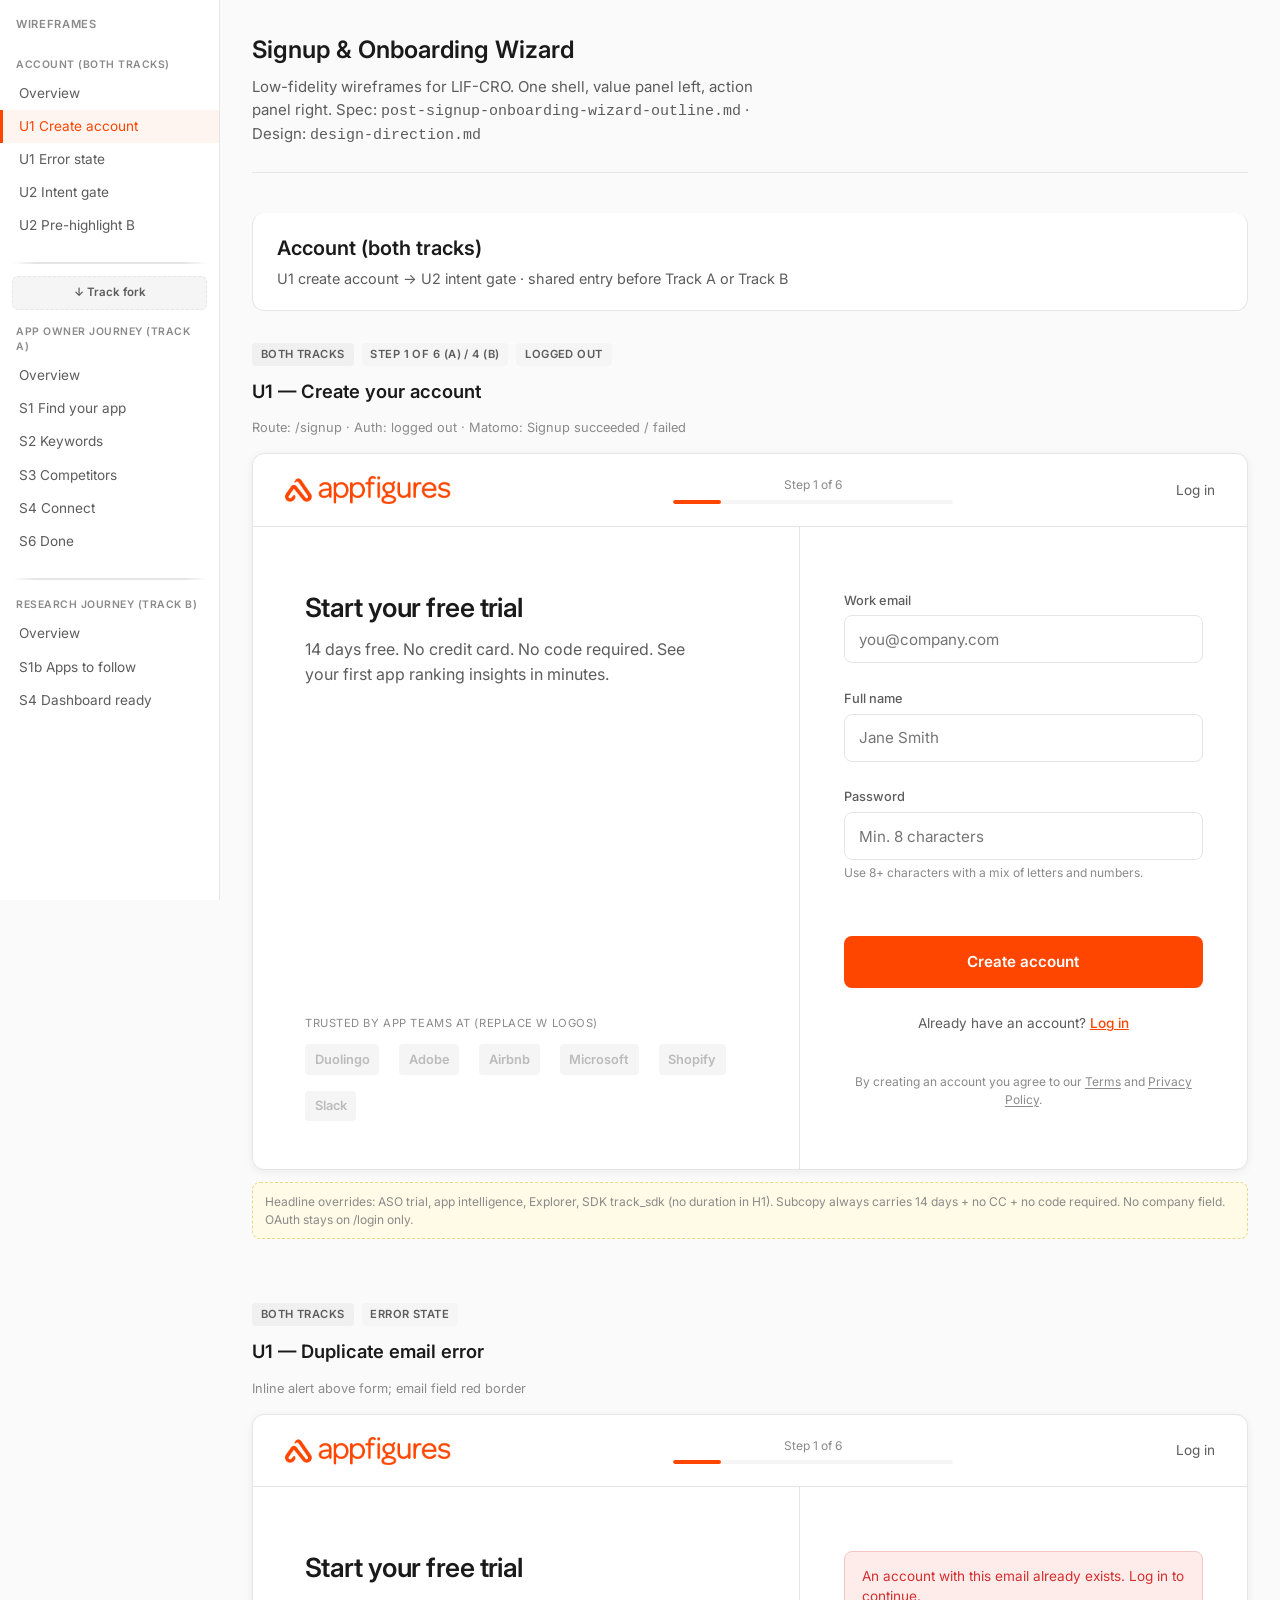
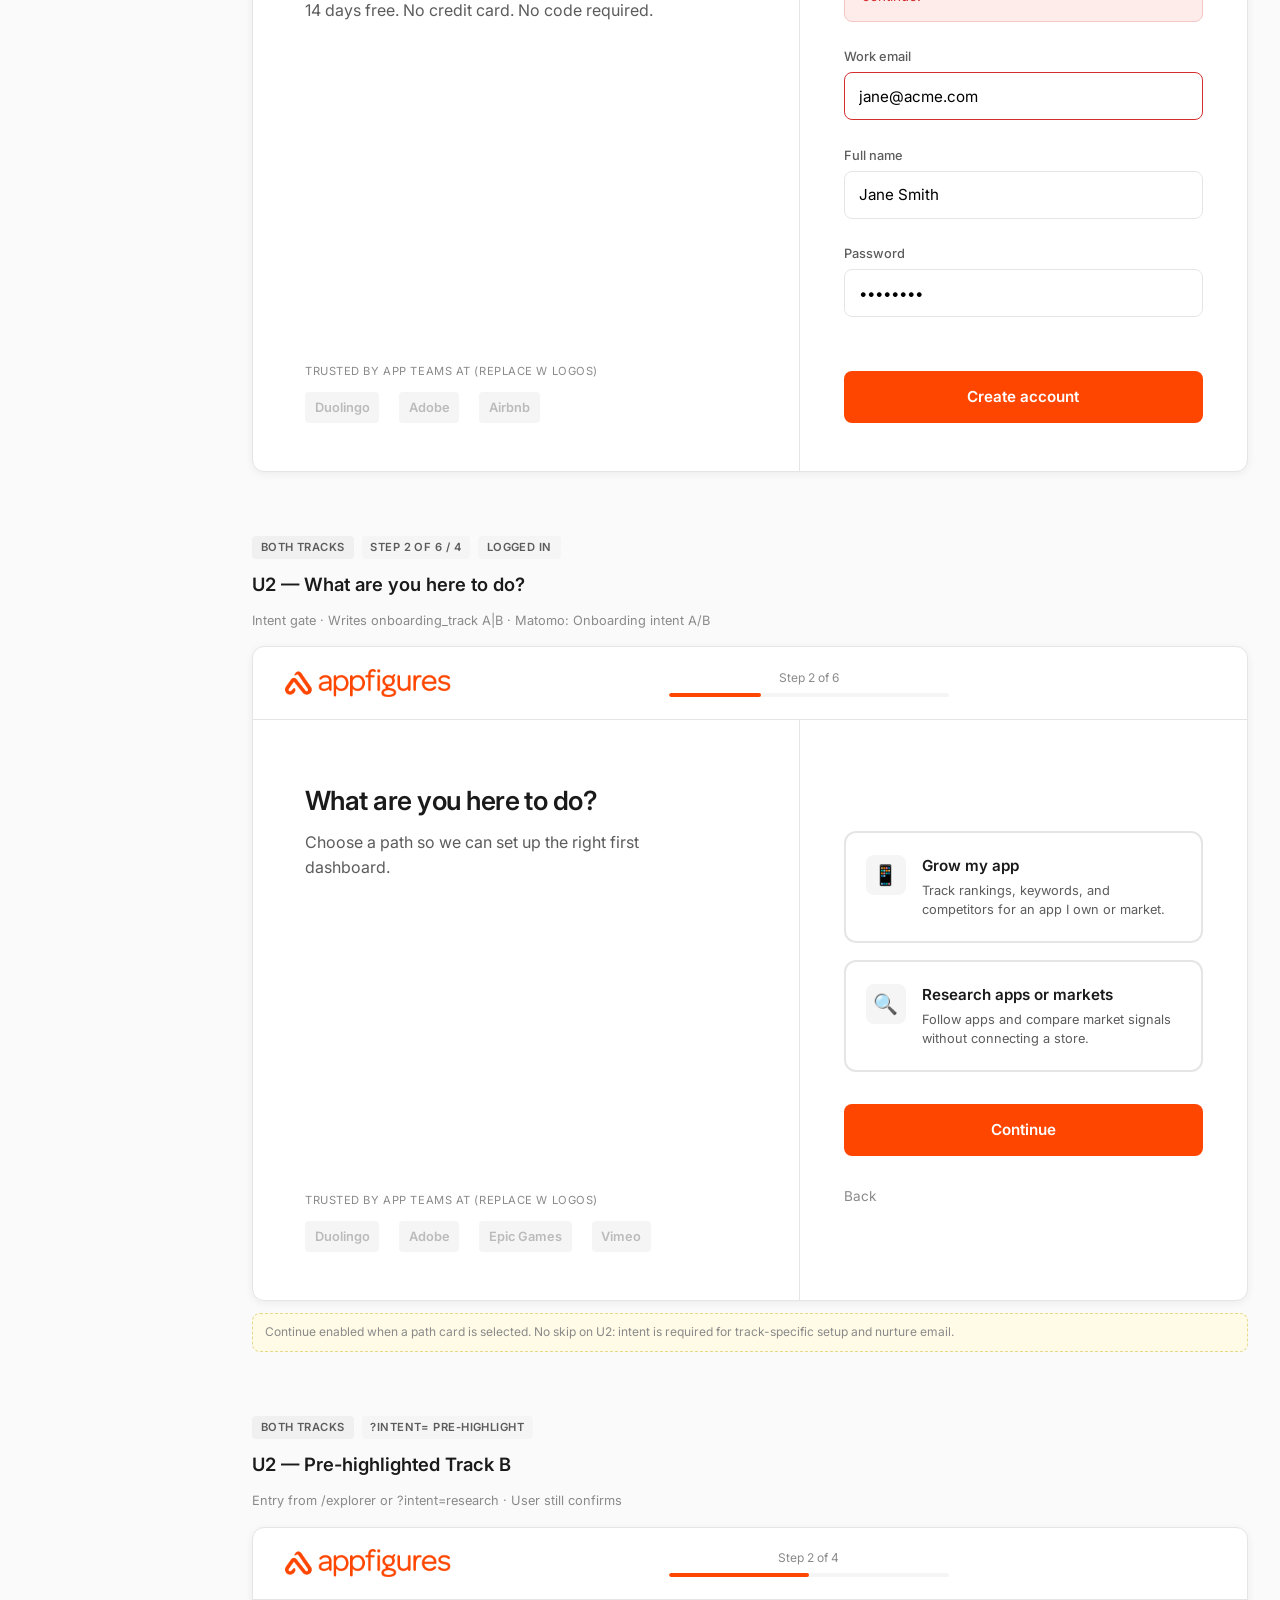
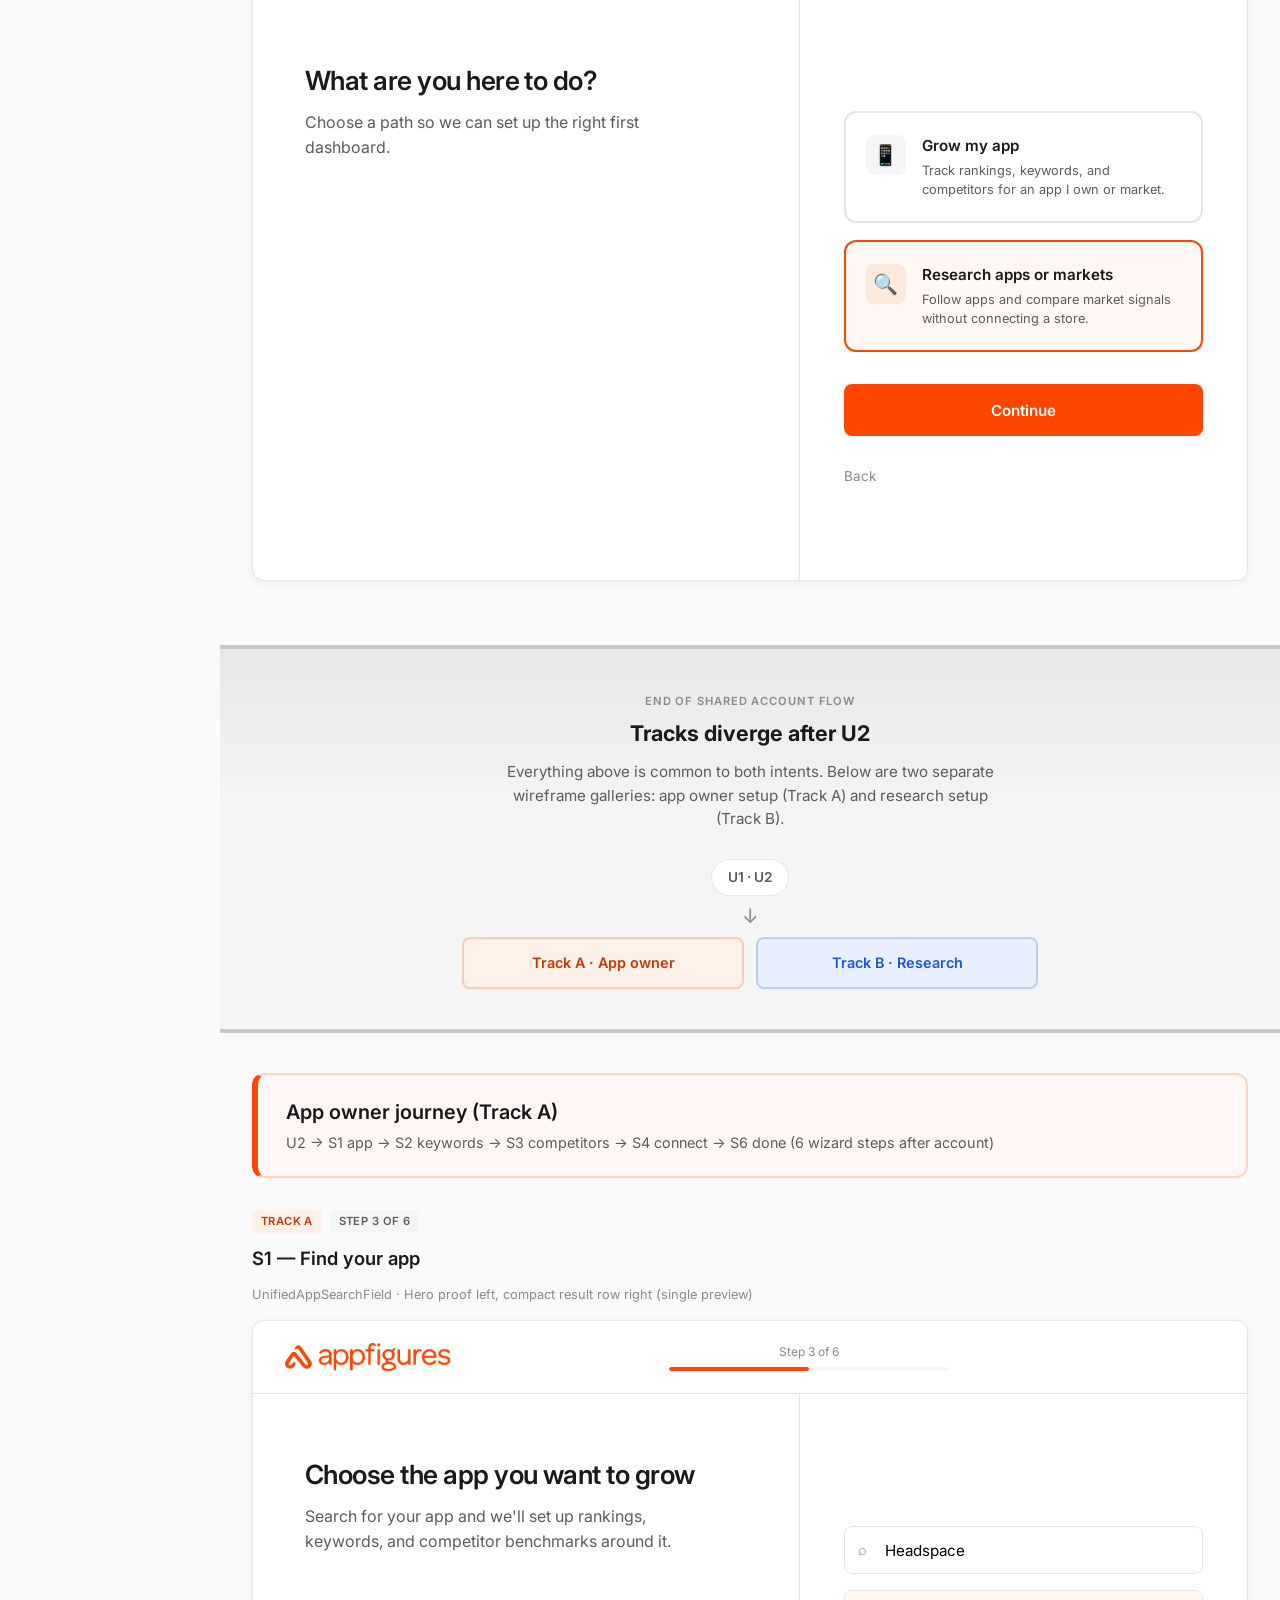
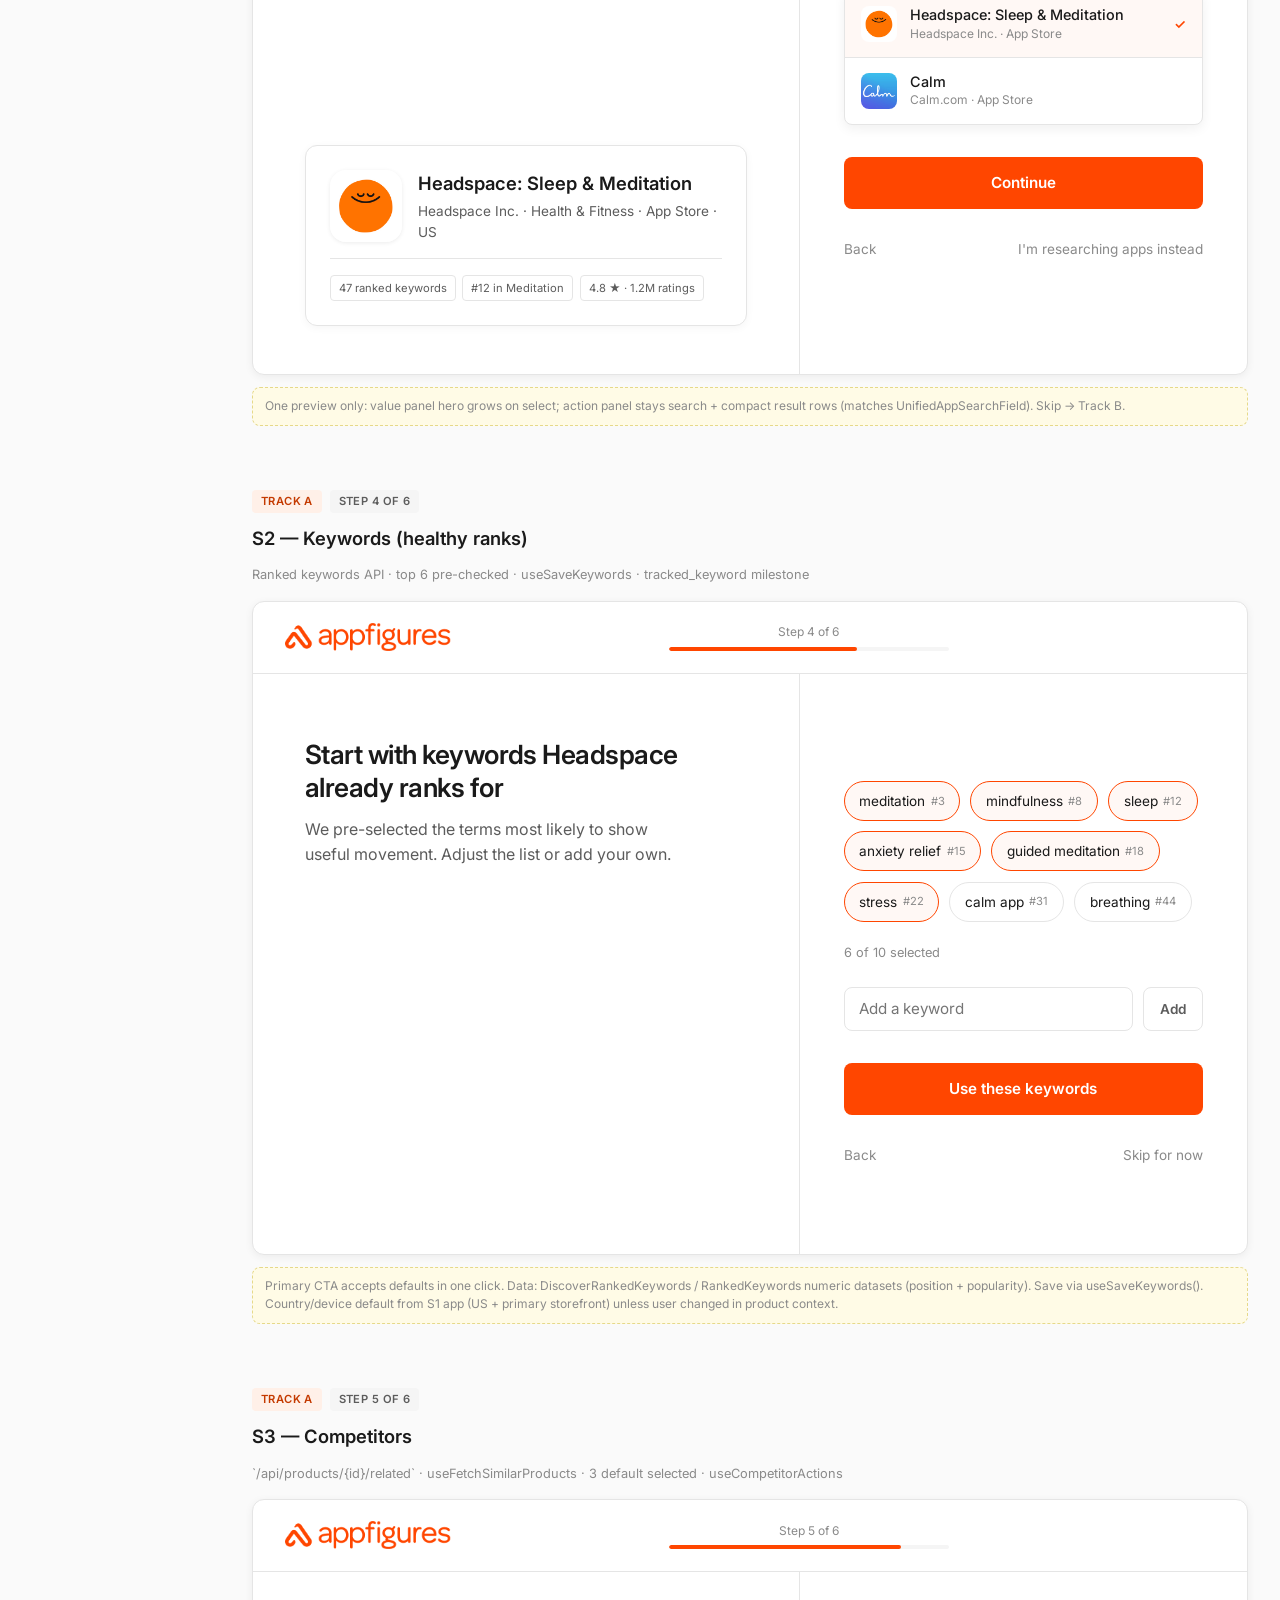
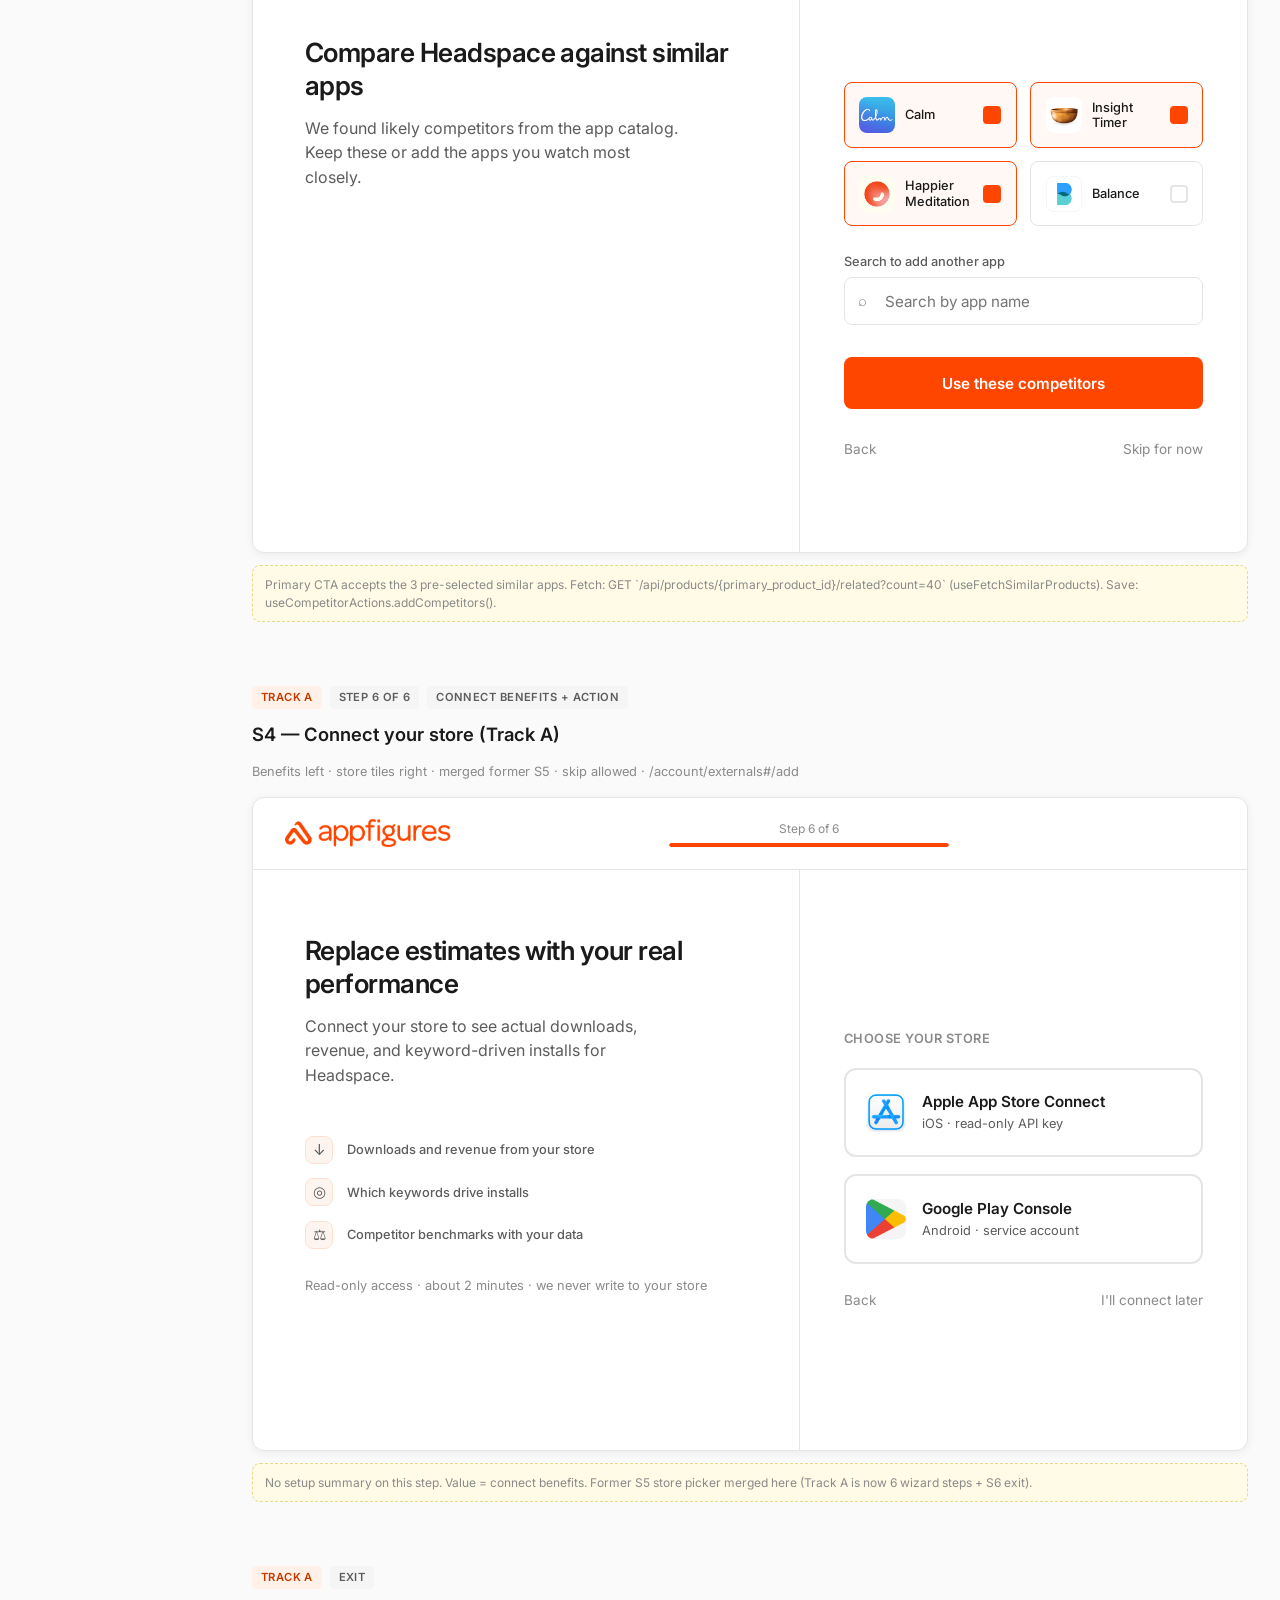
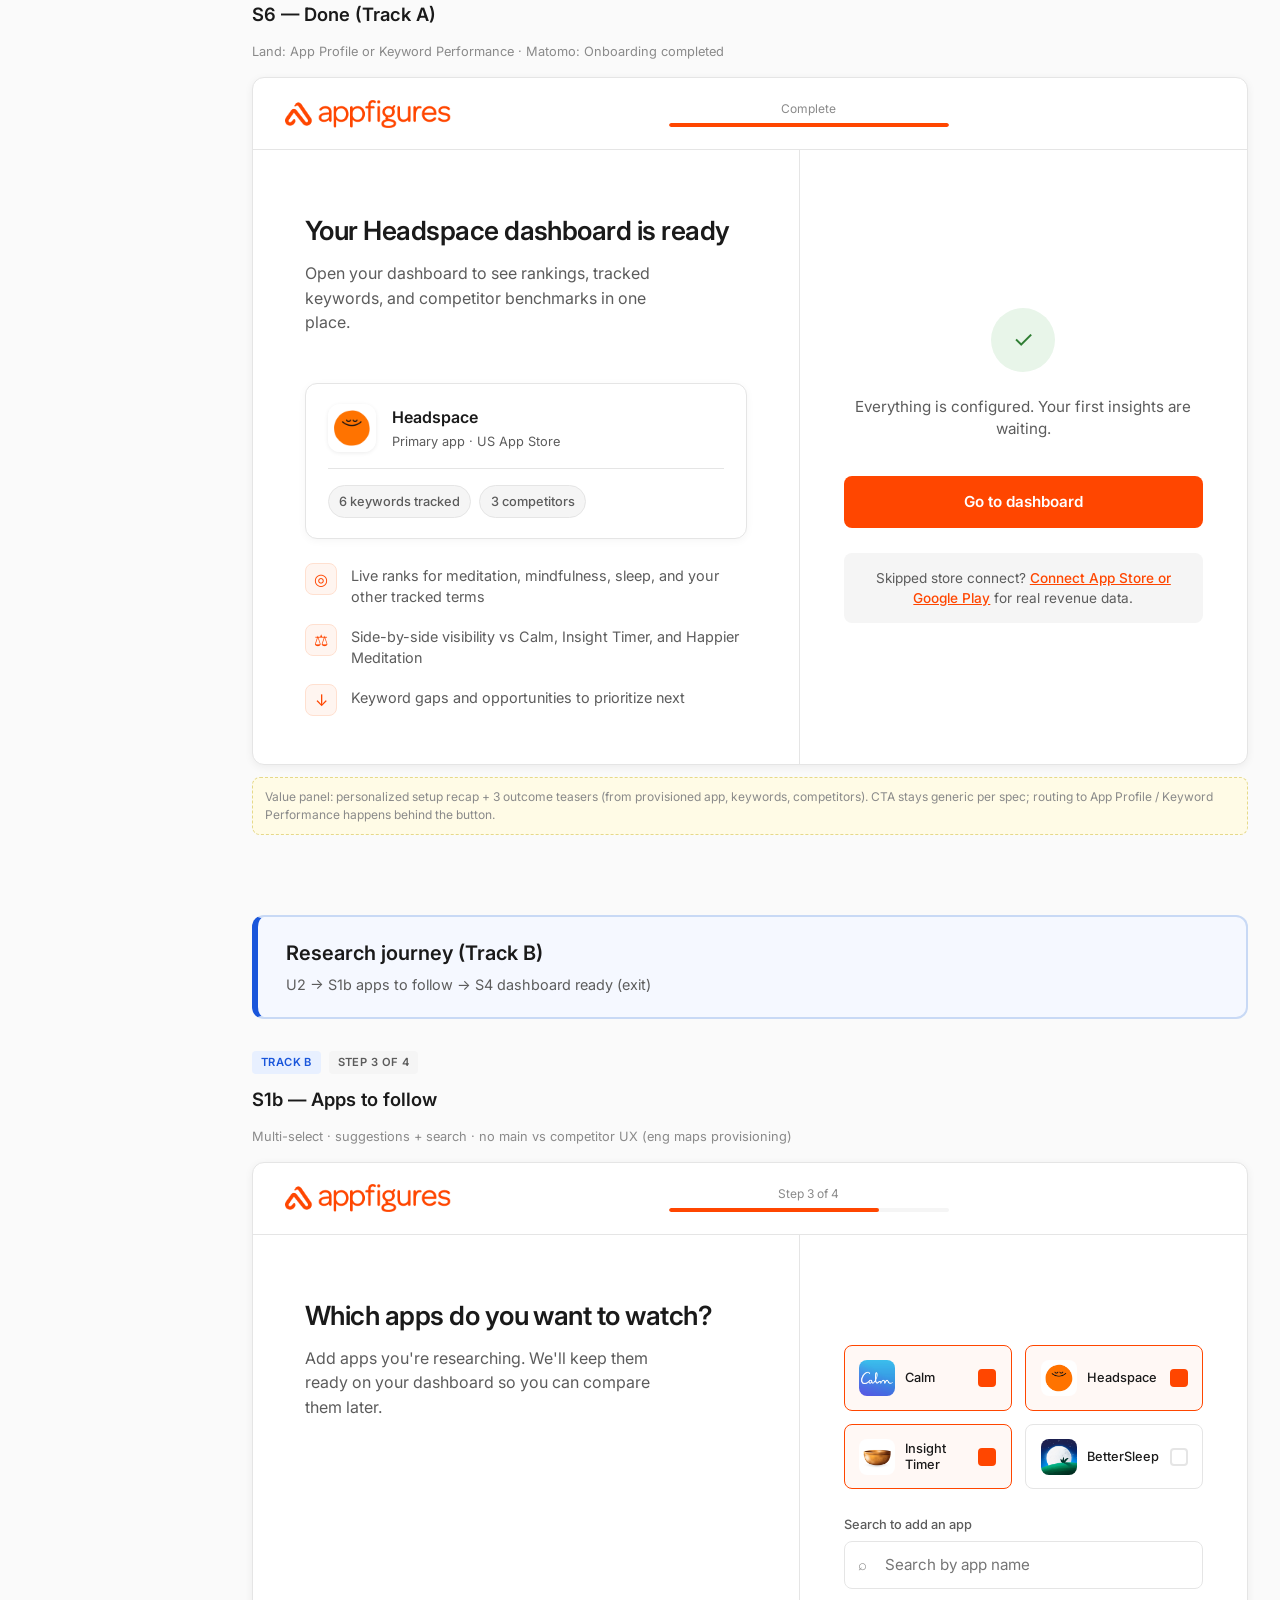
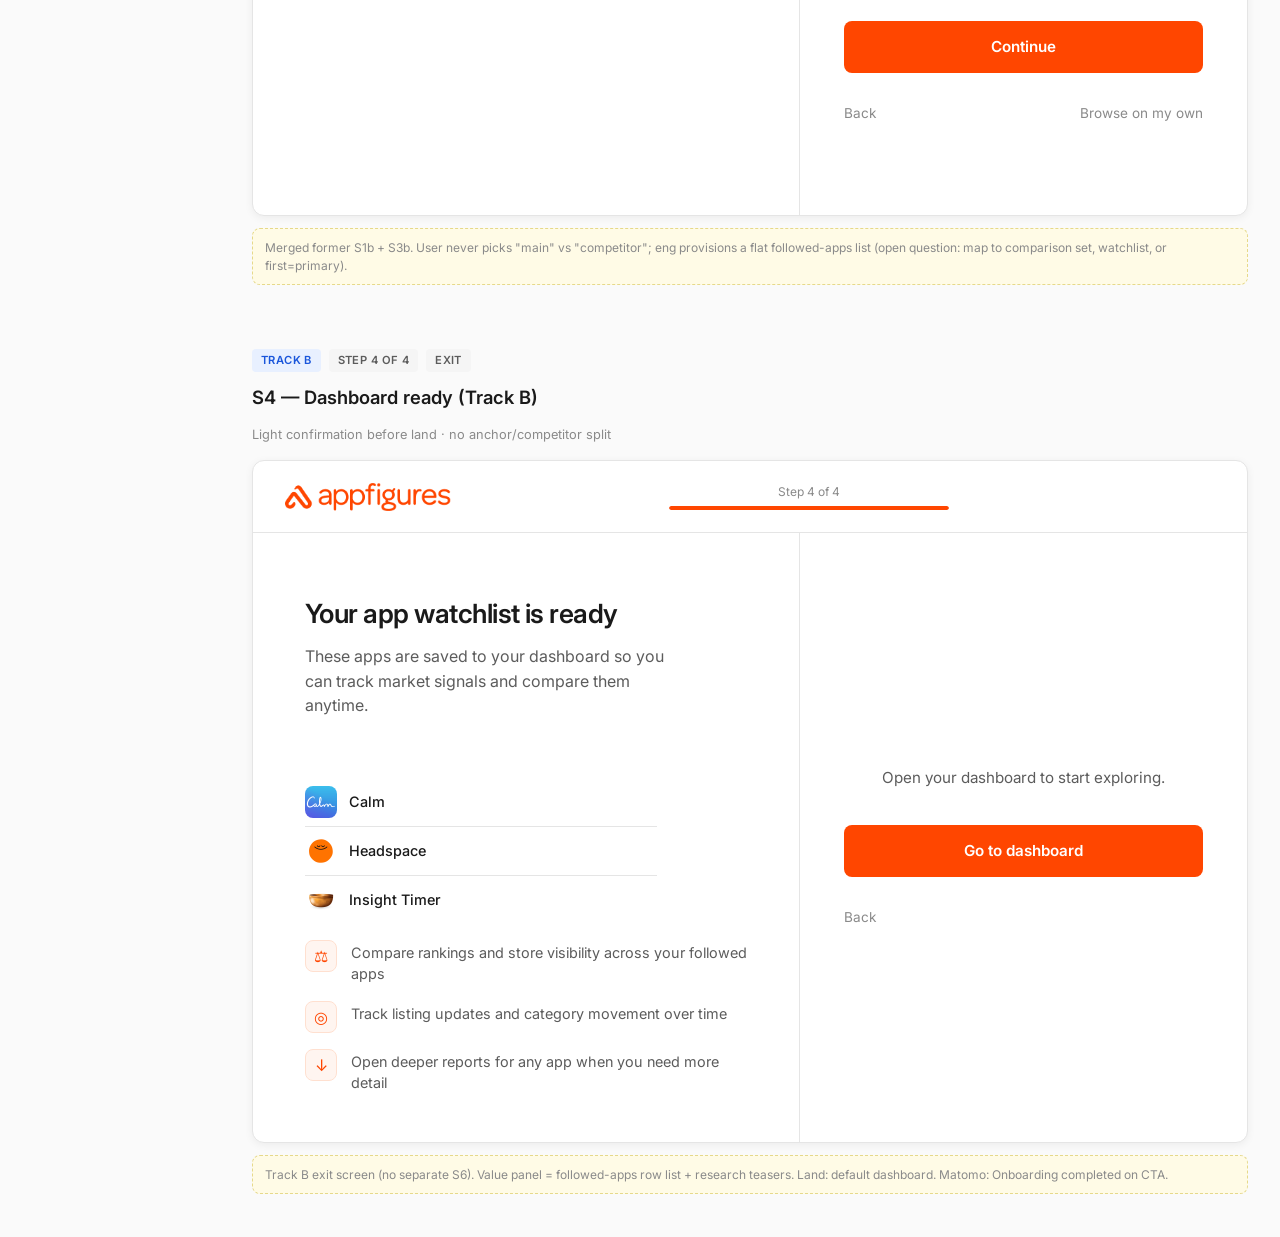
<file: index.html>
<!DOCTYPE html>
<html lang="en">
<head>
  <meta charset="utf-8">
  <meta http-equiv="refresh" content="0; url=wireframes.html">
  <title>Appfigures onboarding wireframes</title>
</head>
<body>
  <p><a href="wireframes.html">Open onboarding wireframes</a></p>
</body>
</html>
</file>
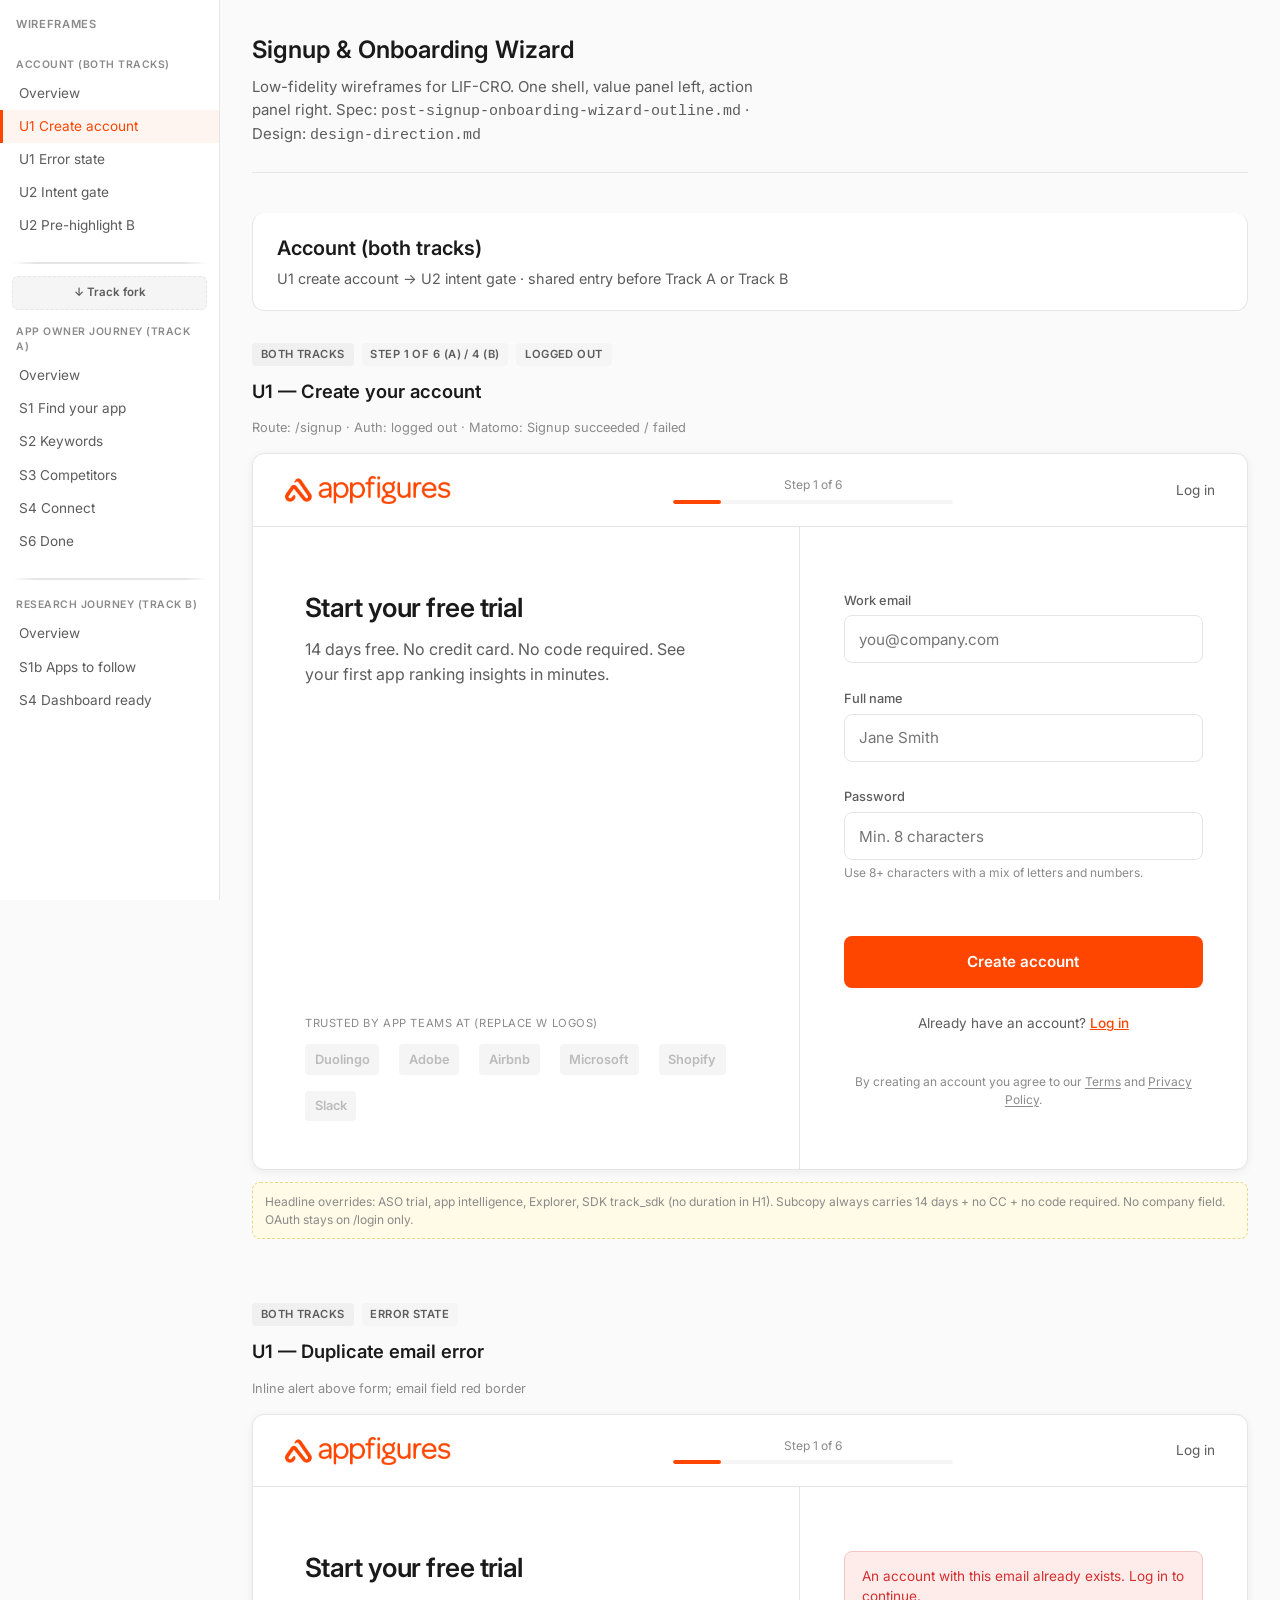
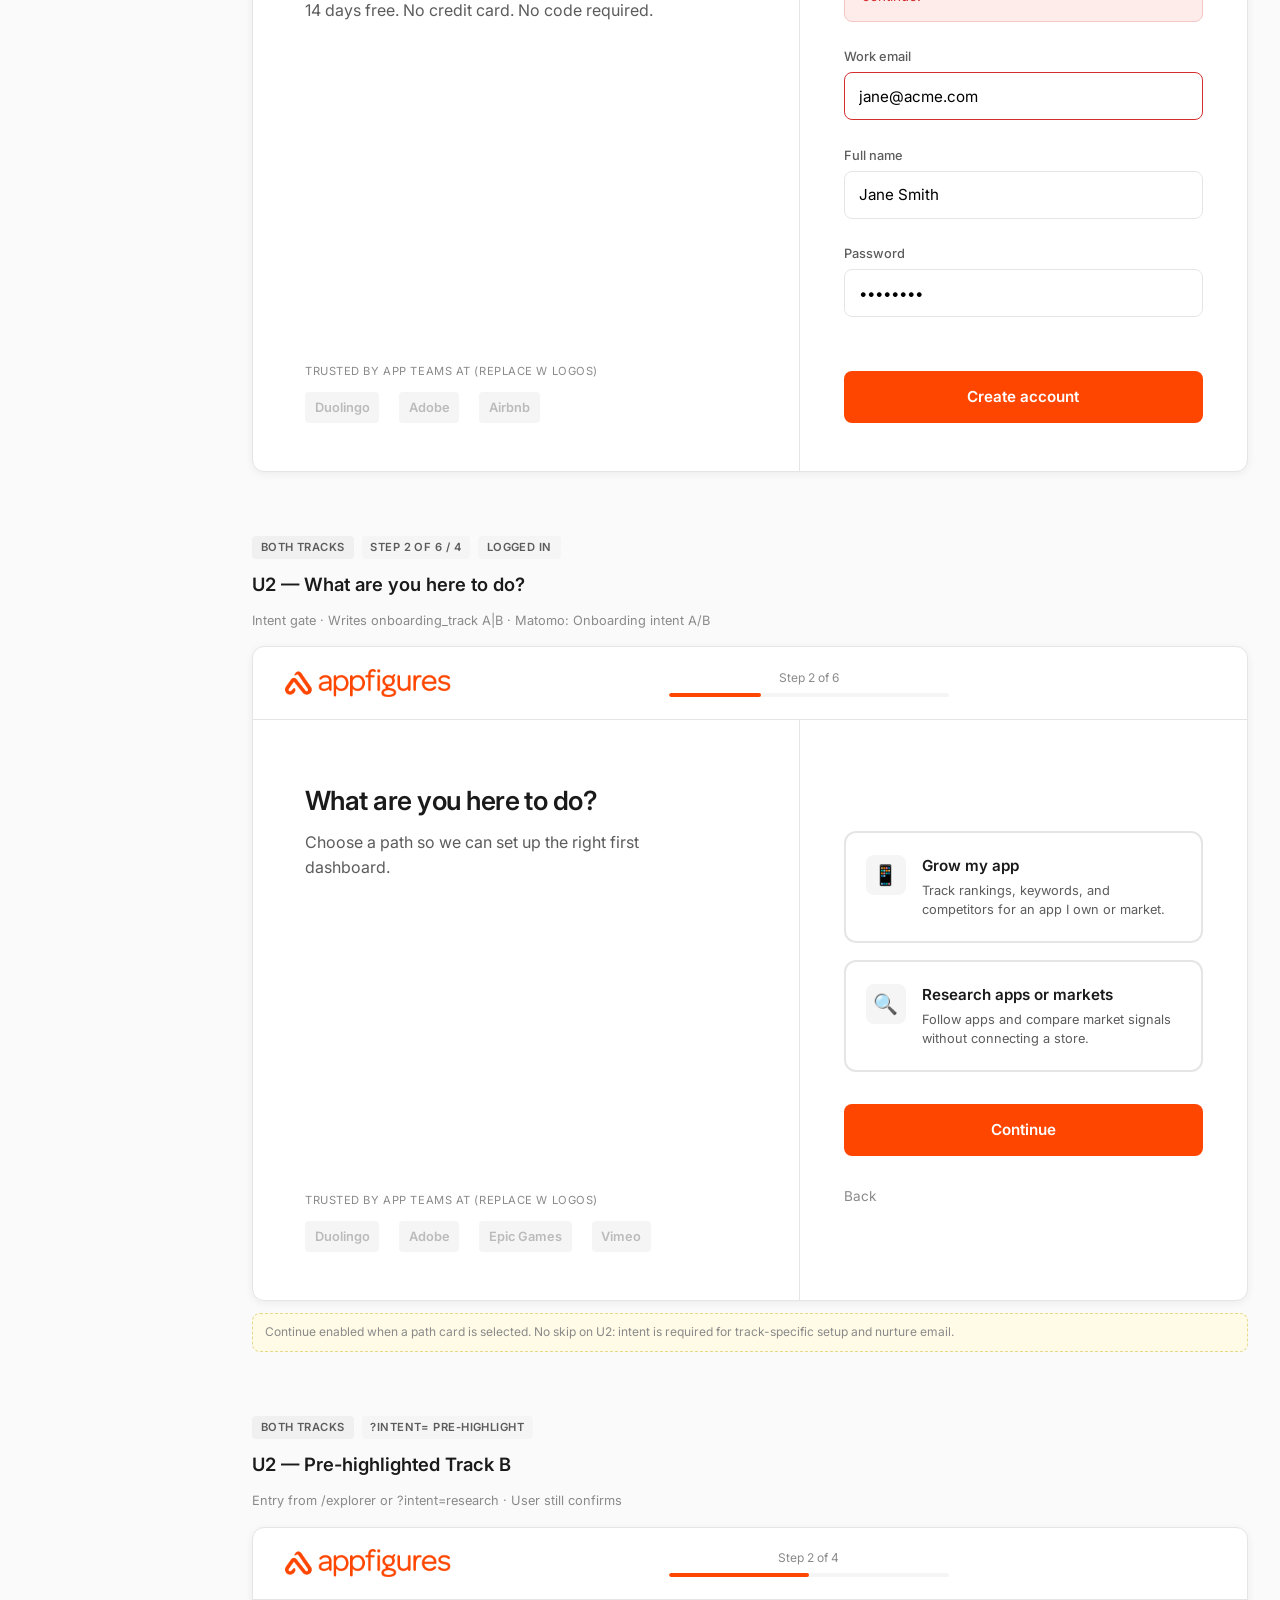
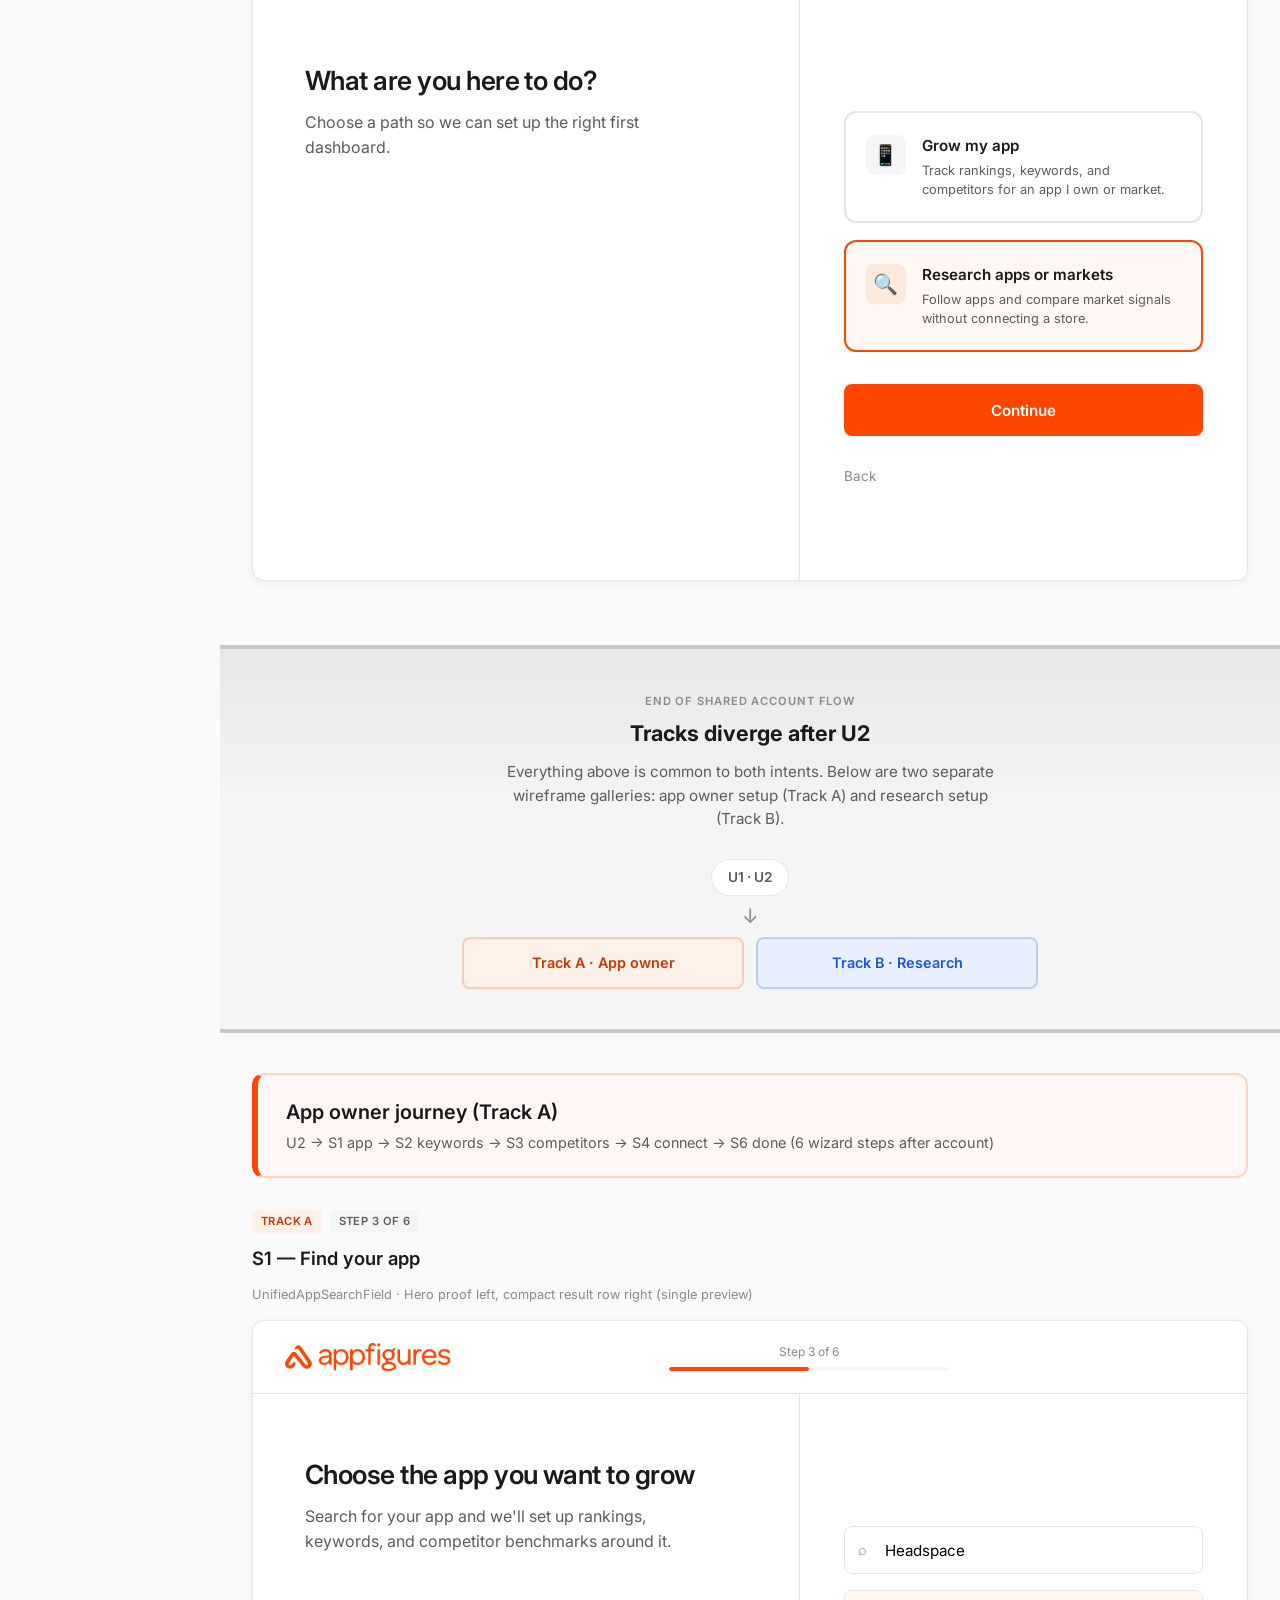
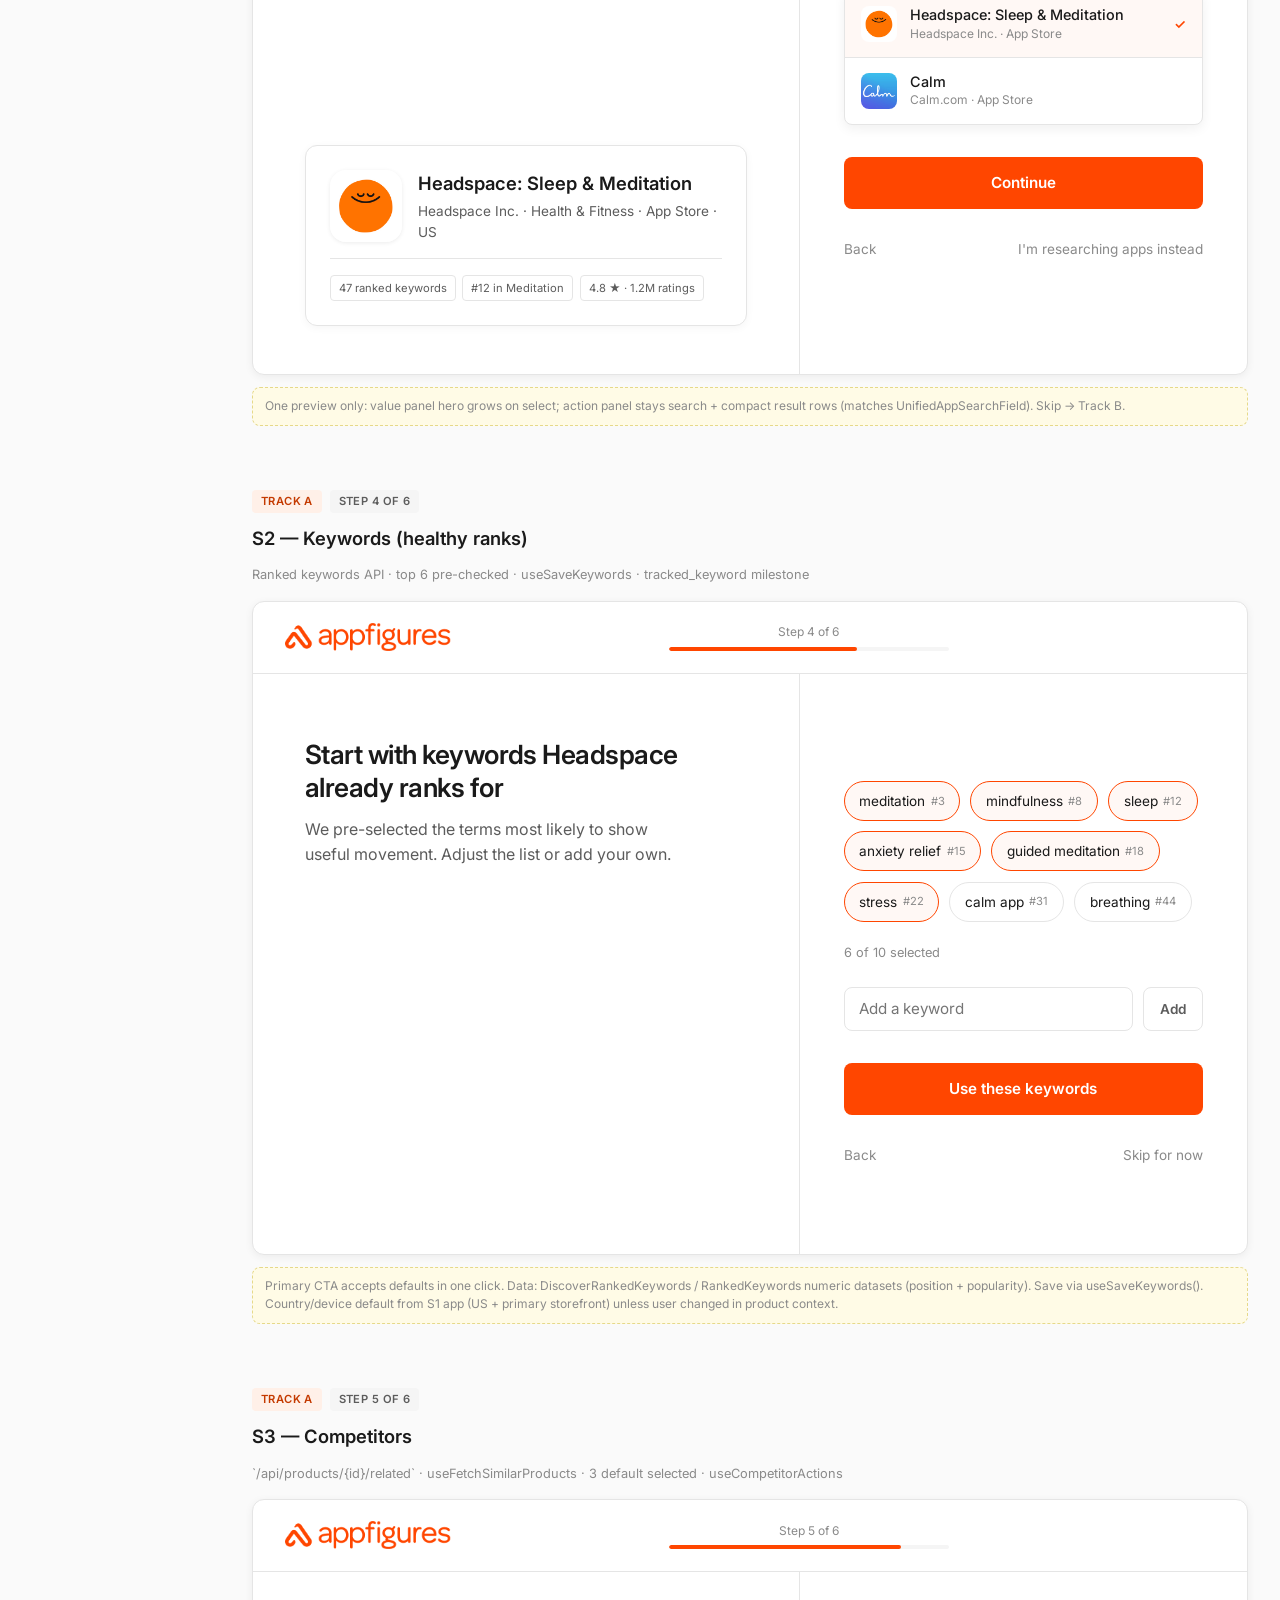
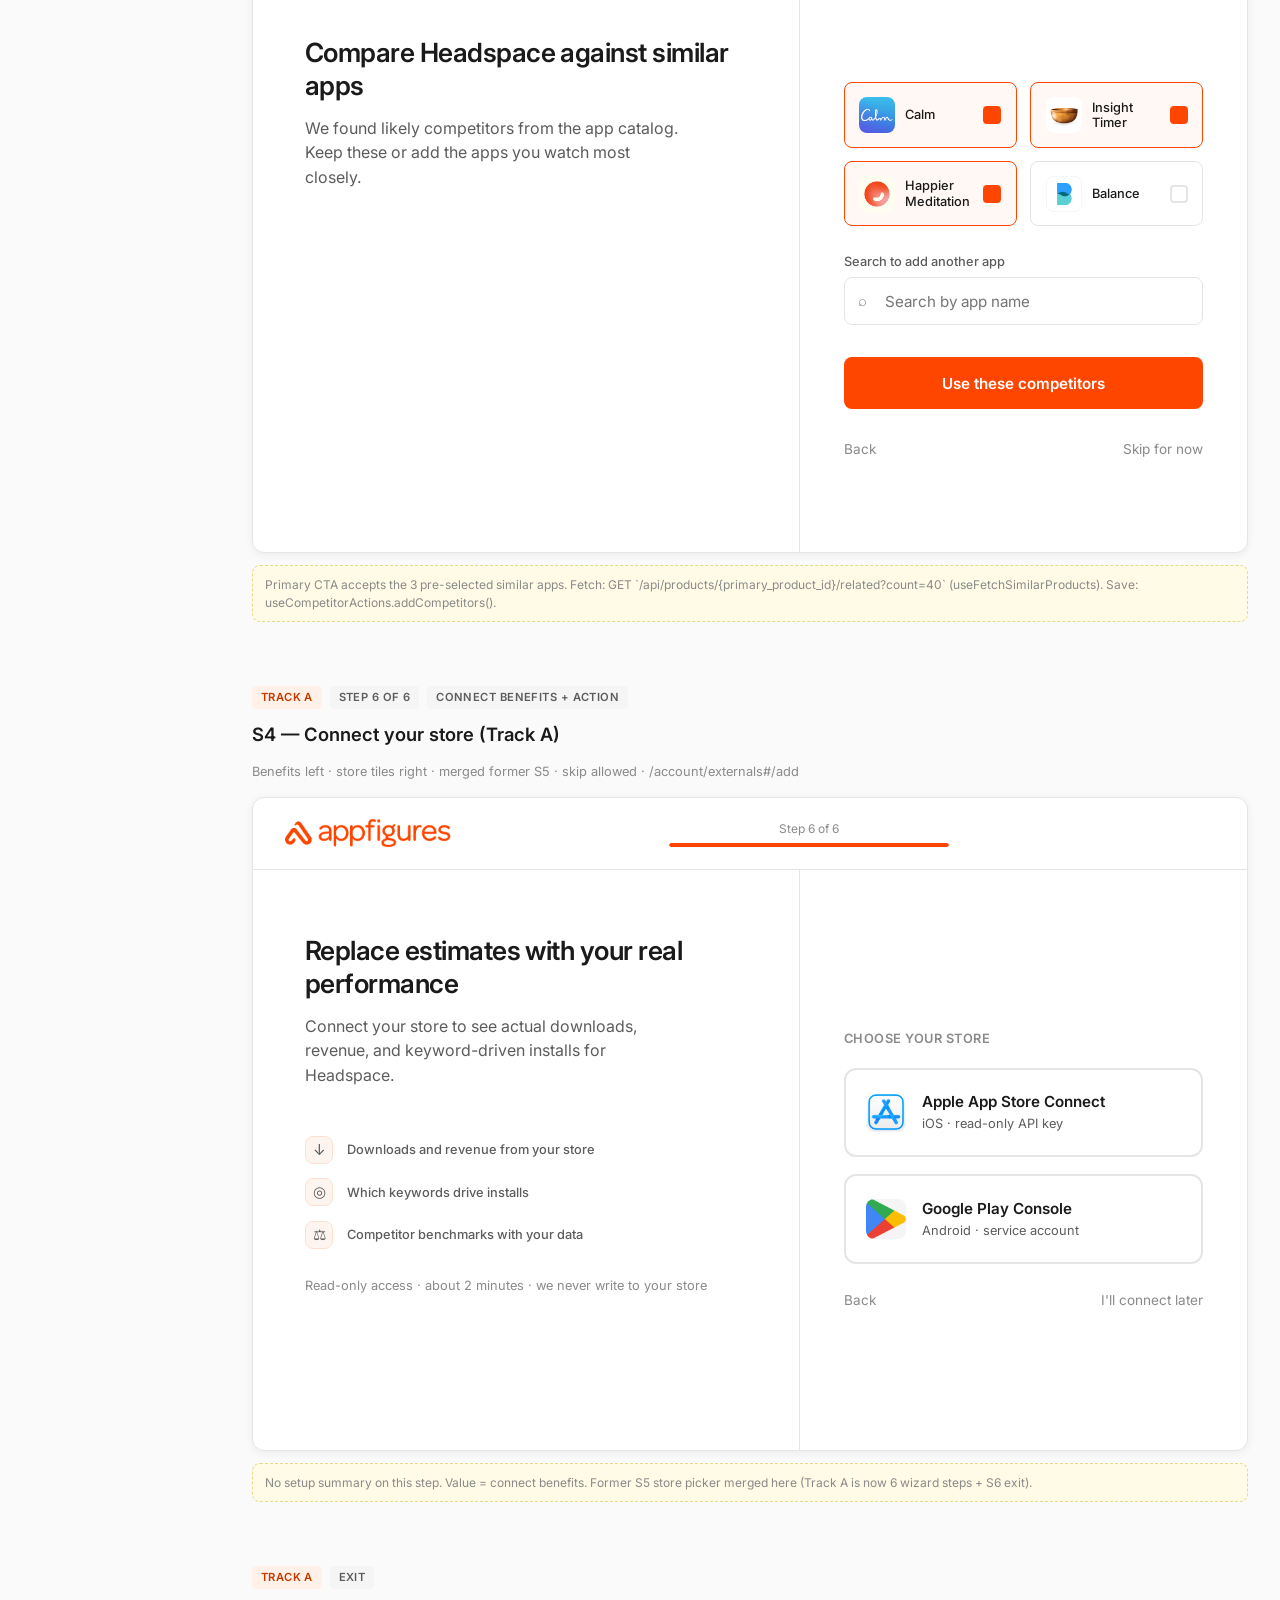
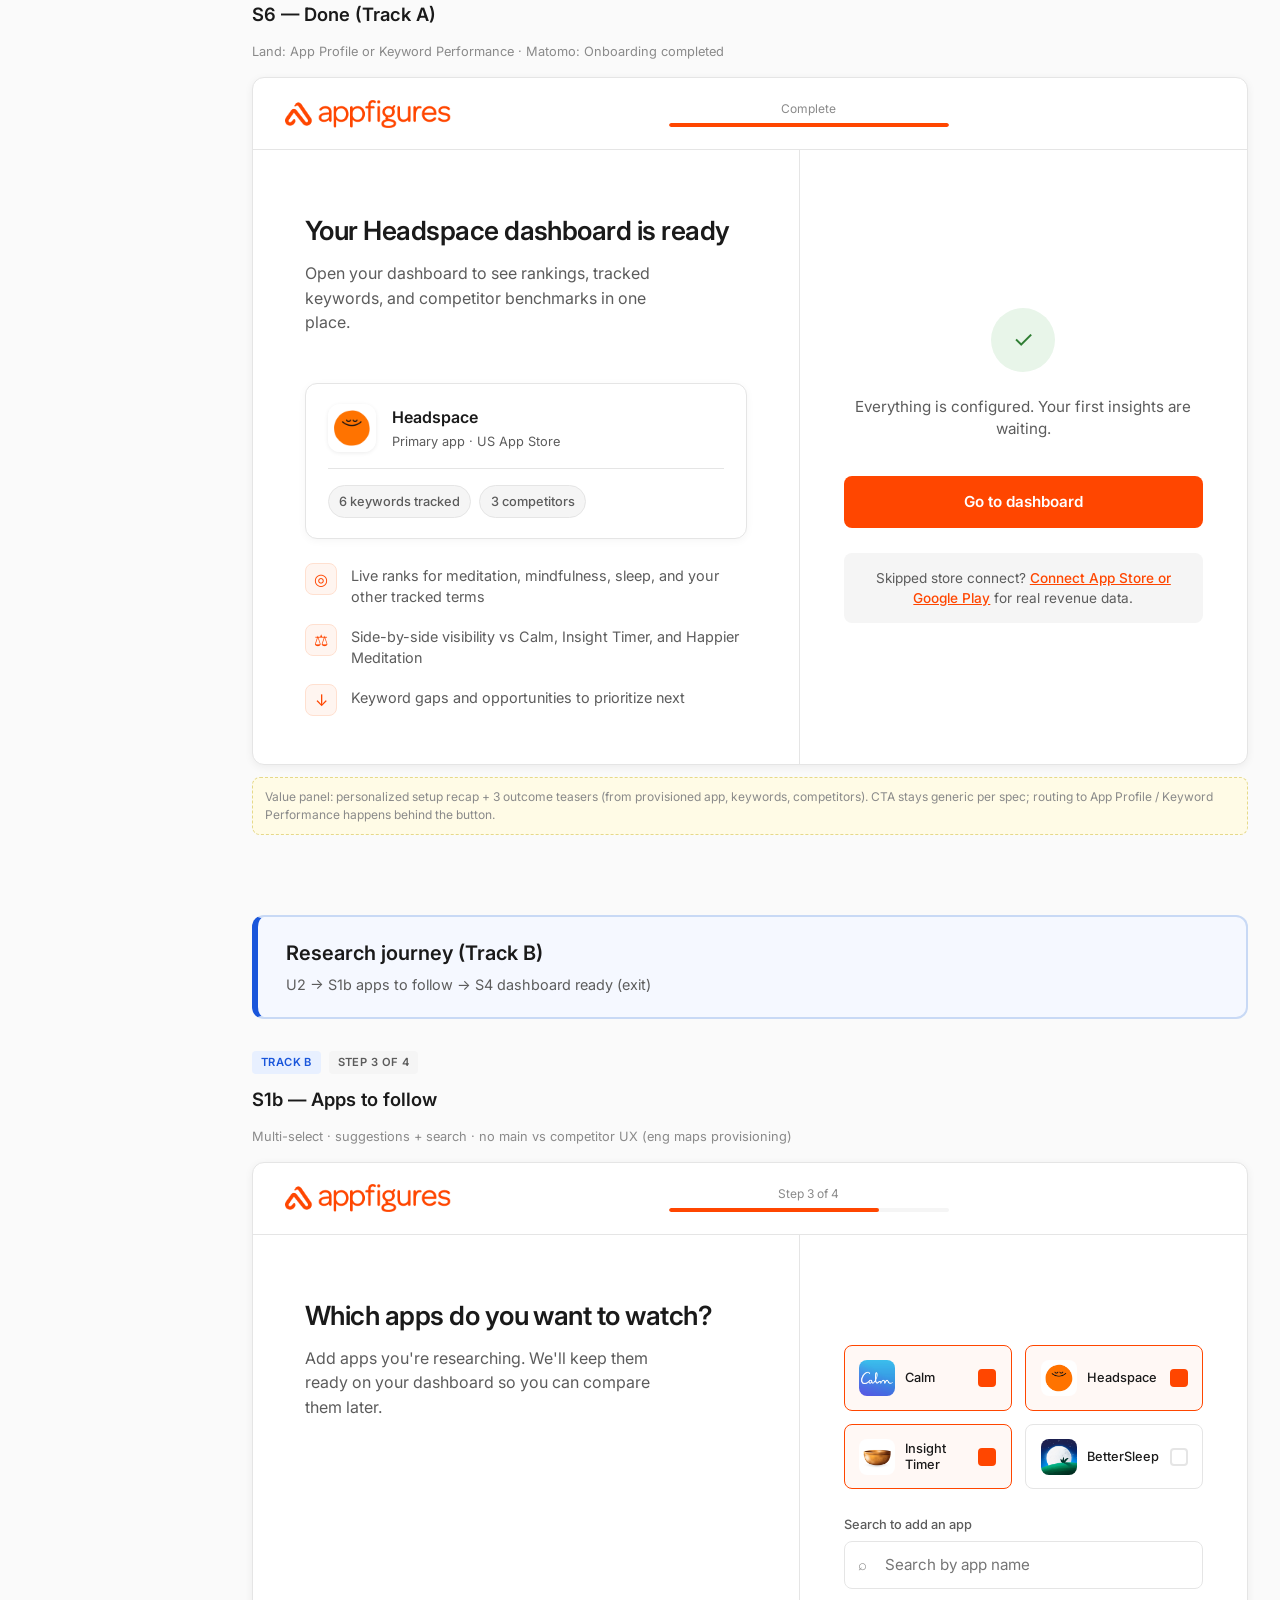
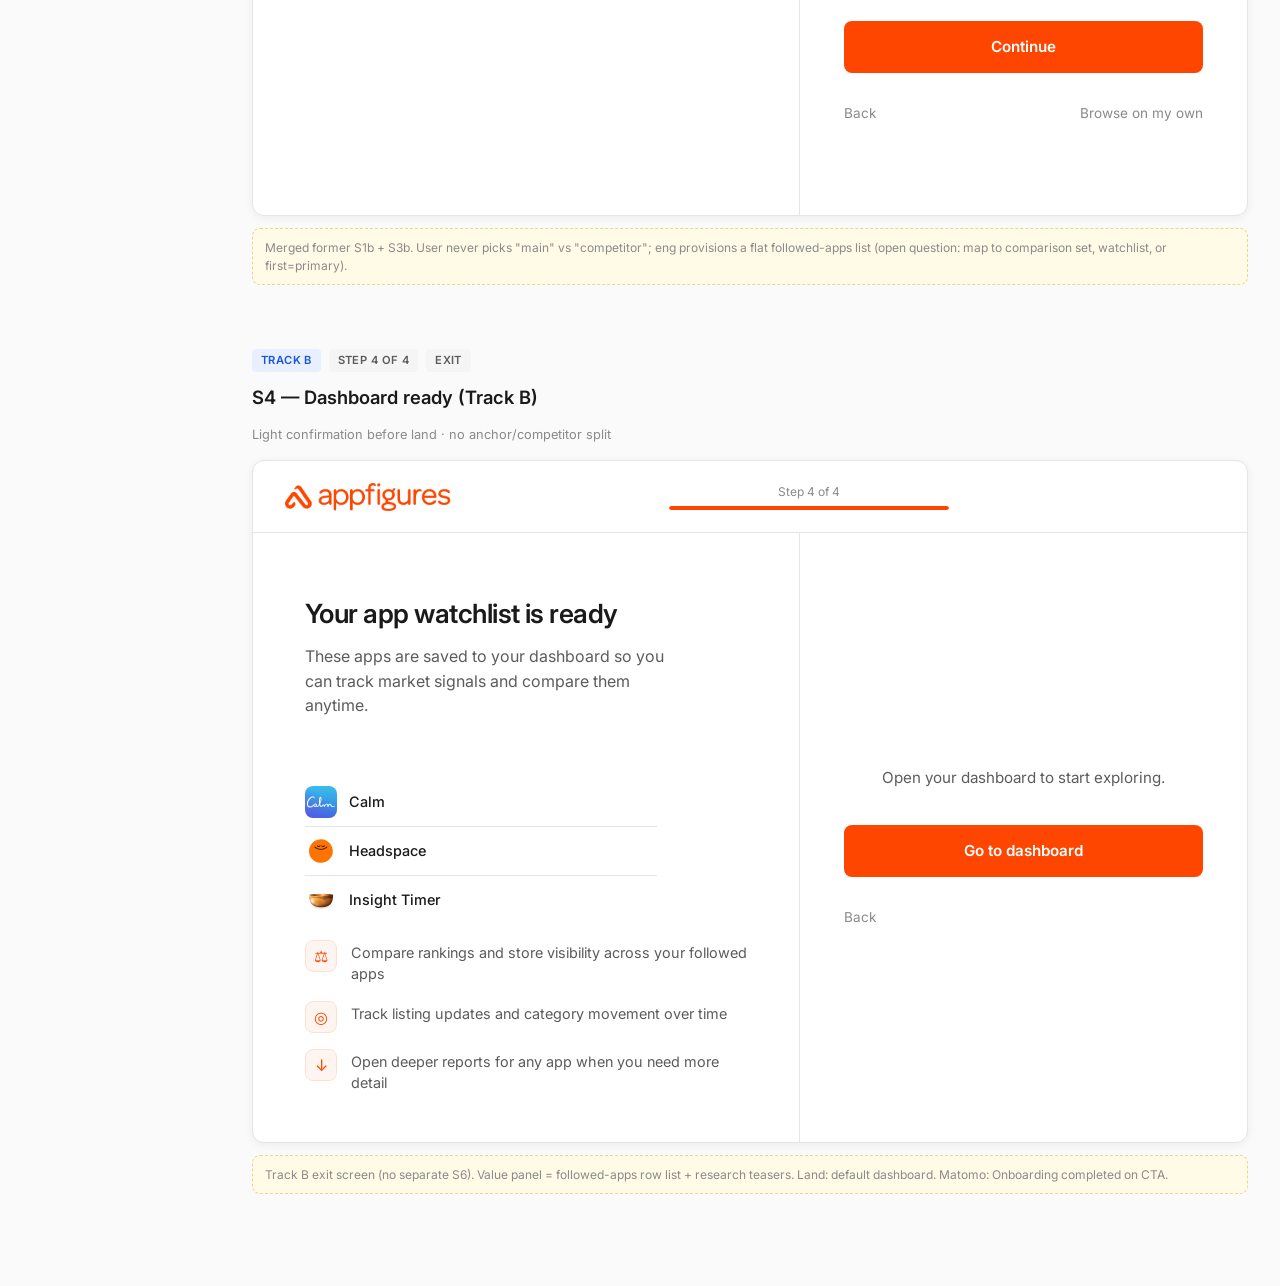
<file: wireframes.html>
<!DOCTYPE html>
<html lang="en">
<head>
  <meta charset="UTF-8">
  <meta name="viewport" content="width=device-width, initial-scale=1.0">
  <title>Signup &amp; Onboarding Wizard — Wireframes (LIF-CRO)</title>
  <link rel="preconnect" href="https://fonts.googleapis.com">
  <link rel="preconnect" href="https://fonts.gstatic.com" crossorigin>
  <link href="https://fonts.googleapis.com/css2?family=Inter:wght@400;500;600;700&display=swap" rel="stylesheet">
  <link rel="stylesheet" href="onboarding.css">
</head>
<body>
  <div class="gallery-layout">
    <nav class="gallery-nav" aria-label="Screen index">
      <h2>Wireframes</h2>
      <div class="track-label">Account (both tracks)</div>
      <a href="#account">Overview</a>
      <a href="#u1">U1 Create account</a>
      <a href="#u1-error">U1 Error state</a>
      <a href="#u2">U2 Intent gate</a>
      <a href="#u2-highlight">U2 Pre-highlight B</a>
      <div class="nav-section-divider" aria-hidden="true"></div>
      <a href="#tracks-fork" class="nav-fork-link">↓ Track fork</a>
      <div class="track-label">App owner journey (Track A)</div>
      <a href="#journey-a">Overview</a>
      <a href="#s1">S1 Find your app</a>
      <a href="#s2">S2 Keywords</a>
      <a href="#s3">S3 Competitors</a>
      <a href="#s4a">S4 Connect</a>
      <a href="#s6a">S6 Done</a>
      <div class="nav-section-divider" aria-hidden="true"></div>
      <div class="track-label">Research journey (Track B)</div>
      <a href="#journey-b">Overview</a>
      <a href="#s1b">S1b Apps to follow</a>
      <a href="#s4b">S4 Dashboard ready</a>
    </nav>

    <main class="gallery-main">
      <header class="gallery-intro">
        <h1>Signup &amp; Onboarding Wizard</h1>
        <p>
          Low-fidelity wireframes for LIF-CRO. One shell, value panel left, action panel right.
          Spec: <code>post-signup-onboarding-wizard-outline.md</code> ·
          Design: <code>design-direction.md</code>
        </p>
      </header>

      <header class="journey-section-header journey-section-header--account" id="account">
        <h2>Account (both tracks)</h2>
        <p>U1 create account → U2 intent gate · shared entry before Track A or Track B</p>
      </header>

      <!-- ========== U1 ========== -->
      <section class="screen-block" id="u1">
        <div class="screen-meta">
          <span class="badge both">Both tracks</span>
          <span class="badge">Step 1 of 6 (A) / 4 (B)</span>
          <span class="badge">Logged out</span>
        </div>
        <h2>U1 — Create your account</h2>
        <p class="screen-id">Route: /signup · Auth: logged out · Matomo: Signup succeeded / failed</p>
        <div class="wizard-frame">
          <header class="wizard-header">
            <img class="wizard-logo" src="assets/logo-appfigures.png" alt="Appfigures" width="237" height="40">
            <div class="wizard-progress-wrap">
              <div class="wizard-progress-label">Step 1 of 6</div>
              <div class="wizard-progress-bar"><div class="wizard-progress-fill" style="width:17%"></div></div>
            </div>
            <a class="wizard-header-link" href="#">Log in</a>
          </header>
          <div class="wizard-body">
            <div class="wizard-value">
              <h1 class="wizard-headline">Start your free trial</h1>
              <p class="wizard-subcopy">14 days free. No credit card. No code required. See your first app ranking insights in minutes.</p>
              <div class="proof-logos">
                <div class="proof-logos-label">Trusted by app teams at (replace w logos)</div>
                <div class="proof-logos-row">
                  <span class="proof-logo">Duolingo</span>
                  <span class="proof-logo">Adobe</span>
                  <span class="proof-logo">Airbnb</span>
                  <span class="proof-logo">Microsoft</span>
                  <span class="proof-logo">Shopify</span>
                  <span class="proof-logo">Slack</span>
                </div>
              </div>
            </div>
            <div class="wizard-action">
              <div class="field-group">
                <label class="field-label" for="u1-email">Work email</label>
                <input class="field-input" id="u1-email" type="email" placeholder="you@company.com" value="">
              </div>
              <div class="field-group">
                <label class="field-label" for="u1-name">Full name</label>
                <input class="field-input" id="u1-name" type="text" placeholder="Jane Smith" value="">
              </div>
              <div class="field-group">
                <label class="field-label" for="u1-pw">Password</label>
                <input class="field-input" id="u1-pw" type="password" placeholder="Min. 8 characters" value="">
                <div class="field-hint">Use 8+ characters with a mix of letters and numbers.</div>
              </div>
              <button type="button" class="btn-primary">Create account</button>
              <p class="login-prompt">Already have an account? <a href="#">Log in</a></p>
              <p class="legal-links">By creating an account you agree to our <a href="#">Terms</a> and <a href="#">Privacy Policy</a>.</p>
            </div>
          </div>
        </div>
        <div class="wf-annotation">Headline overrides: ASO trial, app intelligence, Explorer, SDK track_sdk (no duration in H1). Subcopy always carries 14 days + no CC + no code required. No company field. OAuth stays on /login only.</div>
      </section>

      <!-- ========== U1 ERROR ========== -->
      <section class="screen-block" id="u1-error">
        <div class="screen-meta">
          <span class="badge both">Both tracks</span>
          <span class="badge">Error state</span>
        </div>
        <h2>U1 — Duplicate email error</h2>
        <p class="screen-id">Inline alert above form; email field red border</p>
        <div class="wizard-frame">
          <header class="wizard-header">
            <img class="wizard-logo" src="assets/logo-appfigures.png" alt="Appfigures" width="237" height="40">
            <div class="wizard-progress-wrap">
              <div class="wizard-progress-label">Step 1 of 6</div>
              <div class="wizard-progress-bar"><div class="wizard-progress-fill" style="width:17%"></div></div>
            </div>
            <a class="wizard-header-link" href="#">Log in</a>
          </header>
          <div class="wizard-body">
            <div class="wizard-value">
              <h1 class="wizard-headline">Start your free trial</h1>
              <p class="wizard-subcopy">14 days free. No credit card. No code required.</p>
              <div class="proof-logos">
                <div class="proof-logos-label">Trusted by app teams at (replace w logos)</div>
                <div class="proof-logos-row">
                  <span class="proof-logo">Duolingo</span>
                  <span class="proof-logo">Adobe</span>
                  <span class="proof-logo">Airbnb</span>
                </div>
              </div>
            </div>
            <div class="wizard-action">
              <div class="alert-error">An account with this email already exists. Log in to continue.</div>
              <div class="field-group">
                <label class="field-label">Work email</label>
                <input class="field-input field-error" type="email" value="jane@acme.com">
              </div>
              <div class="field-group">
                <label class="field-label">Full name</label>
                <input class="field-input" type="text" value="Jane Smith">
              </div>
              <div class="field-group">
                <label class="field-label">Password</label>
                <input class="field-input" type="password" value="••••••••">
              </div>
              <button type="button" class="btn-primary">Create account</button>
            </div>
          </div>
        </div>
      </section>

      <!-- ========== U2 ========== -->
      <section class="screen-block" id="u2">
        <div class="screen-meta">
          <span class="badge both">Both tracks</span>
          <span class="badge">Step 2 of 6 / 4</span>
          <span class="badge">Logged in</span>
        </div>
        <h2>U2 — What are you here to do?</h2>
        <p class="screen-id">Intent gate · Writes onboarding_track A|B · Matomo: Onboarding intent A/B</p>
        <div class="wizard-frame">
          <header class="wizard-header">
            <img class="wizard-logo" src="assets/logo-appfigures.png" alt="Appfigures" width="237" height="40">
            <div class="wizard-progress-wrap">
              <div class="wizard-progress-label">Step 2 of 6</div>
              <div class="wizard-progress-bar"><div class="wizard-progress-fill" style="width:33%"></div></div>
            </div>
            <div class="wizard-header-spacer"></div>
          </header>
          <div class="wizard-body">
            <div class="wizard-value">
              <h1 class="wizard-headline">What are you here to do?</h1>
              <p class="wizard-subcopy">Choose a path so we can set up the right first dashboard.</p>
              <div class="proof-logos">
                <div class="proof-logos-label">Trusted by app teams at (replace w logos)</div>
                <div class="proof-logos-row">
                  <span class="proof-logo">Duolingo</span>
                  <span class="proof-logo">Adobe</span>
                  <span class="proof-logo">Epic Games</span>
                  <span class="proof-logo">Vimeo</span>
                </div>
              </div>
            </div>
            <div class="wizard-action">
              <div class="path-cards">
                <div class="path-card">
                  <div class="path-card-icon">📱</div>
                  <div>
                    <div class="path-card-title">Grow my app</div>
                    <div class="path-card-desc">Track rankings, keywords, and competitors for an app I own or market.</div>
                  </div>
                </div>
                <div class="path-card">
                  <div class="path-card-icon">🔍</div>
                  <div>
                    <div class="path-card-title">Research apps or markets</div>
                    <div class="path-card-desc">Follow apps and compare market signals without connecting a store.</div>
                  </div>
                </div>
              </div>
              <button type="button" class="btn-primary" disabled>Continue</button>
              <div class="wizard-footer-actions">
                <button type="button" class="link-back">Back</button>
              </div>
            </div>
          </div>
        </div>
        <div class="wf-annotation">Continue enabled when a path card is selected. No skip on U2: intent is required for track-specific setup and nurture email.</div>
      </section>

      <!-- ========== U2 HIGHLIGHT ========== -->
      <section class="screen-block screen-block--account-end" id="u2-highlight">
        <div class="screen-meta">
          <span class="badge both">Both tracks</span>
          <span class="badge">?intent= pre-highlight</span>
        </div>
        <h2>U2 — Pre-highlighted Track B</h2>
        <p class="screen-id">Entry from /explorer or ?intent=research · User still confirms</p>
        <div class="wizard-frame">
          <header class="wizard-header">
            <img class="wizard-logo" src="assets/logo-appfigures.png" alt="Appfigures" width="237" height="40">
            <div class="wizard-progress-wrap">
              <div class="wizard-progress-label">Step 2 of 4</div>
              <div class="wizard-progress-bar"><div class="wizard-progress-fill" style="width:50%"></div></div>
            </div>
            <div class="wizard-header-spacer"></div>
          </header>
          <div class="wizard-body">
            <div class="wizard-value">
              <h1 class="wizard-headline">What are you here to do?</h1>
              <p class="wizard-subcopy">Choose a path so we can set up the right first dashboard.</p>
            </div>
            <div class="wizard-action">
              <div class="path-cards">
                <div class="path-card">
                  <div class="path-card-icon">📱</div>
                  <div>
                    <div class="path-card-title">Grow my app</div>
                    <div class="path-card-desc">Track rankings, keywords, and competitors for an app I own or market.</div>
                  </div>
                </div>
                <div class="path-card selected">
                  <div class="path-card-icon">🔍</div>
                  <div>
                    <div class="path-card-title">Research apps or markets</div>
                    <div class="path-card-desc">Follow apps and compare market signals without connecting a store.</div>
                  </div>
                </div>
              </div>
              <button type="button" class="btn-primary">Continue</button>
              <div class="wizard-footer-actions">
                <button type="button" class="link-back">Back</button>
              </div>
            </div>
          </div>
        </div>
      </section>

      <div class="journey-fork-break" id="tracks-fork" aria-label="Intent tracks diverge after account setup">
        <p class="journey-fork-eyebrow">End of shared account flow</p>
        <h3 class="journey-fork-title">Tracks diverge after U2</h3>
        <p class="journey-fork-desc">Everything above is common to both intents. Below are two separate wireframe galleries: app owner setup (Track A) and research setup (Track B).</p>
        <div class="journey-fork-diagram" aria-hidden="true">
          <span class="journey-fork-node">U1 · U2</span>
          <span class="journey-fork-arrow">↓</span>
          <div class="journey-fork-branches">
            <span class="journey-fork-branch journey-fork-branch--a">Track A · App owner</span>
            <span class="journey-fork-branch journey-fork-branch--b">Track B · Research</span>
          </div>
        </div>
      </div>

      <header class="journey-section-header journey-section-header--track journey-section-header--track-a" id="journey-a">
        <h2>App owner journey (Track A)</h2>
        <p>U2 → S1 app → S2 keywords → S3 competitors → S4 connect → S6 done (6 wizard steps after account)</p>
      </header>

      <!-- ========== S1 ========== -->
      <section class="screen-block" id="s1">
        <div class="screen-meta">
          <span class="badge track-a">Track A</span>
          <span class="badge">Step 3 of 6</span>
        </div>
        <h2>S1 — Find your app</h2>
        <p class="screen-id">UnifiedAppSearchField · Hero proof left, compact result row right (single preview)</p>
        <div class="wizard-frame">
          <header class="wizard-header">
            <img class="wizard-logo" src="assets/logo-appfigures.png" alt="Appfigures" width="237" height="40">
            <div class="wizard-progress-wrap">
              <div class="wizard-progress-label">Step 3 of 6</div>
              <div class="wizard-progress-bar"><div class="wizard-progress-fill" style="width:50%"></div></div>
            </div>
            <div class="wizard-header-spacer"></div>
          </header>
          <div class="wizard-body">
            <div class="wizard-value">
              <h1 class="wizard-headline">Choose the app you want to grow</h1>
              <p class="wizard-subcopy">Search for your app and we'll set up rankings, keywords, and competitor benchmarks around it.</p>
              <div class="app-hero-proof">
                <div class="app-hero-proof-header">
                  <img class="app-hero-icon" src="assets/headspace-icon.jpg" alt="Headspace" width="72" height="72">
                  <div>
                    <p class="app-hero-name">Headspace: Sleep &amp; Meditation</p>
                    <p class="app-hero-meta">Headspace Inc. · Health &amp; Fitness · App Store · US</p>
                  </div>
                </div>
                <div class="app-hero-stats">
                  <span class="stat-chip">47 ranked keywords</span>
                  <span class="stat-chip">#12 in Meditation</span>
                  <span class="stat-chip">4.8 ★ · 1.2M ratings</span>
                </div>
              </div>
            </div>
            <div class="wizard-action">
              <div class="search-wrap">
                <span class="search-icon">⌕</span>
                <input class="search-input" type="text" placeholder="Search by app name or URL" value="Headspace">
              </div>
              <div class="search-results" role="listbox" aria-label="Search results">
                <div class="search-result-row selected" role="option" aria-selected="true">
                  <img class="row-icon" src="assets/headspace-icon.jpg" alt="" width="36" height="36">
                  <div class="row-text">
                    <div class="row-name">Headspace: Sleep &amp; Meditation</div>
                    <div class="row-meta">Headspace Inc. · App Store</div>
                  </div>
                  <span class="row-check">✓</span>
                </div>
                <div class="search-result-row" role="option">
                  <img class="row-icon" src="assets/calm-icon.jpg" alt="" width="36" height="36">
                  <div class="row-text">
                    <div class="row-name">Calm</div>
                    <div class="row-meta">Calm.com · App Store</div>
                  </div>
                </div>
              </div>
              <button type="button" class="btn-primary">Continue</button>
              <div class="wizard-footer-actions">
                <button type="button" class="link-back">Back</button>
                <button type="button" class="link-skip">I'm researching apps instead</button>
              </div>
            </div>
          </div>
        </div>
        <div class="wf-annotation">One preview only: value panel hero grows on select; action panel stays search + compact result rows (matches UnifiedAppSearchField). Skip → Track B.</div>
      </section>

      <!-- ========== S2 ========== -->
      <section class="screen-block" id="s2">
        <div class="screen-meta">
          <span class="badge track-a">Track A</span>
          <span class="badge">Step 4 of 6</span>
        </div>
        <h2>S2 — Keywords (healthy ranks)</h2>
        <p class="screen-id">Ranked keywords API · top 6 pre-checked · useSaveKeywords · tracked_keyword milestone</p>
        <div class="wizard-frame">
          <header class="wizard-header">
            <img class="wizard-logo" src="assets/logo-appfigures.png" alt="Appfigures" width="237" height="40">
            <div class="wizard-progress-wrap">
              <div class="wizard-progress-label">Step 4 of 6</div>
              <div class="wizard-progress-bar"><div class="wizard-progress-fill" style="width:67%"></div></div>
            </div>
            <div class="wizard-header-spacer"></div>
          </header>
          <div class="wizard-body">
            <div class="wizard-value">
              <h1 class="wizard-headline">Start with keywords Headspace already ranks for</h1>
              <p class="wizard-subcopy">We pre-selected the terms most likely to show useful movement. Adjust the list or add your own.</p>
            </div>
            <div class="wizard-action">
              <div class="chip-list">
                <span class="keyword-chip checked">meditation <span class="rank">#3</span></span>
                <span class="keyword-chip checked">mindfulness <span class="rank">#8</span></span>
                <span class="keyword-chip checked">sleep <span class="rank">#12</span></span>
                <span class="keyword-chip checked">anxiety relief <span class="rank">#15</span></span>
                <span class="keyword-chip checked">guided meditation <span class="rank">#18</span></span>
                <span class="keyword-chip checked">stress <span class="rank">#22</span></span>
                <span class="keyword-chip">calm app <span class="rank">#31</span></span>
                <span class="keyword-chip">breathing <span class="rank">#44</span></span>
              </div>
              <div class="chip-counter">6 of 10 selected</div>
              <div class="keyword-add-row">
                <input class="field-input keyword-add-input" type="text" placeholder="Add a keyword" aria-label="Add a keyword">
                <button type="button" class="btn-add-keyword">Add</button>
              </div>
              <button type="button" class="btn-primary">Use these keywords</button>
              <div class="wizard-footer-actions">
                <button type="button" class="link-back">Back</button>
                <button type="button" class="link-skip">Skip for now</button>
              </div>
            </div>
          </div>
        </div>
        <div class="wf-annotation">Primary CTA accepts defaults in one click. Data: DiscoverRankedKeywords / RankedKeywords numeric datasets (position + popularity). Save via useSaveKeywords(). Country/device default from S1 app (US + primary storefront) unless user changed in product context.</div>
      </section>

      <!-- ========== S3 ========== -->
      <section class="screen-block" id="s3">
        <div class="screen-meta">
          <span class="badge track-a">Track A</span>
          <span class="badge">Step 5 of 6</span>
        </div>
        <h2>S3 — Competitors</h2>
        <p class="screen-id">`/api/products/{id}/related` · useFetchSimilarProducts · 3 default selected · useCompetitorActions</p>
        <div class="wizard-frame">
          <header class="wizard-header">
            <img class="wizard-logo" src="assets/logo-appfigures.png" alt="Appfigures" width="237" height="40">
            <div class="wizard-progress-wrap">
              <div class="wizard-progress-label">Step 5 of 6</div>
              <div class="wizard-progress-bar"><div class="wizard-progress-fill" style="width:83%"></div></div>
            </div>
            <div class="wizard-header-spacer"></div>
          </header>
          <div class="wizard-body">
            <div class="wizard-value">
              <h1 class="wizard-headline">Compare Headspace against similar apps</h1>
              <p class="wizard-subcopy">We found likely competitors from the app catalog. Keep these or add the apps you watch most closely.</p>
            </div>
            <div class="wizard-action">
              <div class="competitor-grid">
                <div class="competitor-tile selected">
                  <img class="competitor-icon" src="assets/calm-icon.jpg" alt="" width="36" height="36" style="border-radius:8px;object-fit:cover">
                  <span class="competitor-name">Calm</span>
                  <span class="competitor-check"></span>
                </div>
                <div class="competitor-tile selected">
                  <img class="competitor-icon" src="assets/insight-timer-icon.jpg" alt="" width="36" height="36" style="border-radius:8px;object-fit:cover">
                  <span class="competitor-name">Insight Timer</span>
                  <span class="competitor-check"></span>
                </div>
                <div class="competitor-tile selected">
                  <img class="competitor-icon" src="assets/happier-meditation-icon.jpg" alt="" width="36" height="36" style="border-radius:8px;object-fit:cover">
                  <span class="competitor-name">Happier Meditation</span>
                  <span class="competitor-check"></span>
                </div>
                <div class="competitor-tile">
                  <img class="competitor-icon" src="assets/balance-icon.jpg" alt="" width="36" height="36" style="border-radius:8px;object-fit:cover">
                  <span class="competitor-name">Balance</span>
                  <span class="competitor-check"></span>
                </div>
              </div>
              <div class="competitor-add-section">
                <label class="field-label" for="s3-competitor-search">Search to add another app</label>
                <div class="search-wrap">
                  <span class="search-icon">⌕</span>
                  <input class="search-input" id="s3-competitor-search" type="text" placeholder="Search by app name" aria-label="Search for a competitor app">
                </div>
              </div>
              <button type="button" class="btn-primary">Use these competitors</button>
              <div class="wizard-footer-actions">
                <button type="button" class="link-back">Back</button>
                <button type="button" class="link-skip">Skip for now</button>
              </div>
            </div>
          </div>
        </div>
        <div class="wf-annotation">Primary CTA accepts the 3 pre-selected similar apps. Fetch: GET `/api/products/{primary_product_id}/related?count=40` (useFetchSimilarProducts). Save: useCompetitorActions.addCompetitors().</div>
      </section>

      <!-- ========== S4a ========== -->
      <section class="screen-block" id="s4a">
        <div class="screen-meta">
          <span class="badge track-a">Track A</span>
          <span class="badge">Step 6 of 6</span>
          <span class="badge">Connect benefits + action</span>
        </div>
        <h2>S4 — Connect your store (Track A)</h2>
        <p class="screen-id">Benefits left · store tiles right · merged former S5 · skip allowed · /account/externals#/add</p>
        <div class="wizard-frame">
          <header class="wizard-header">
            <img class="wizard-logo" src="assets/logo-appfigures.png" alt="Appfigures" width="237" height="40">
            <div class="wizard-progress-wrap">
              <div class="wizard-progress-label">Step 6 of 6</div>
              <div class="wizard-progress-bar"><div class="wizard-progress-fill" style="width:100%"></div></div>
            </div>
            <div class="wizard-header-spacer"></div>
          </header>
          <div class="wizard-body">
            <div class="wizard-value">
              <h1 class="wizard-headline">Replace estimates with your real performance</h1>
              <p class="wizard-subcopy">Connect your store to see actual downloads, revenue, and keyword-driven installs for Headspace.</p>
              <ul class="connect-benefits connect-benefits-compact">
                <li class="connect-benefit-item">
                  <span class="connect-benefit-icon" aria-hidden="true">↓</span>
                  <span class="connect-benefit-text">Downloads and revenue from your store</span>
                </li>
                <li class="connect-benefit-item">
                  <span class="connect-benefit-icon" aria-hidden="true">◎</span>
                  <span class="connect-benefit-text">Which keywords drive installs</span>
                </li>
                <li class="connect-benefit-item">
                  <span class="connect-benefit-icon" aria-hidden="true">⚖</span>
                  <span class="connect-benefit-text">Competitor benchmarks with your data</span>
                </li>
              </ul>
              <p class="connect-trust">Read-only access · about 2 minutes · we never write to your store</p>
            </div>
            <div class="wizard-action">
              <p class="action-panel-label">Choose your store</p>
              <div class="store-tiles">
                <div class="store-tile">
                  <div class="store-tile-icon">
                    <img src="assets/icon-app-store-connect.png" alt="" width="40" height="40">
                  </div>
                  <div>
                    <div class="store-tile-label">Apple App Store Connect</div>
                    <div class="store-tile-sub">iOS · read-only API key</div>
                  </div>
                </div>
                <div class="store-tile">
                  <div class="store-tile-icon">
                    <img src="assets/icon-google-play-console.png" alt="" width="40" height="40">
                  </div>
                  <div>
                    <div class="store-tile-label">Google Play Console</div>
                    <div class="store-tile-sub">Android · service account</div>
                  </div>
                </div>
              </div>
              <div class="wizard-footer-actions" style="margin-top:1.25rem">
                <button type="button" class="link-back">Back</button>
                <button type="button" class="link-skip">I'll connect later</button>
              </div>
            </div>
          </div>
        </div>
        <div class="wf-annotation">No setup summary on this step. Value = connect benefits. Former S5 store picker merged here (Track A is now 6 wizard steps + S6 exit).</div>
      </section>

      <!-- ========== S6a ========== -->
      <section class="screen-block screen-block--track-a-end" id="s6a">
        <div class="screen-meta">
          <span class="badge track-a">Track A</span>
          <span class="badge">Exit</span>
        </div>
        <h2>S6 — Done (Track A)</h2>
        <p class="screen-id">Land: App Profile or Keyword Performance · Matomo: Onboarding completed</p>
        <div class="wizard-frame">
          <header class="wizard-header">
            <img class="wizard-logo" src="assets/logo-appfigures.png" alt="Appfigures" width="237" height="40">
            <div class="wizard-progress-wrap">
              <div class="wizard-progress-label">Complete</div>
              <div class="wizard-progress-bar"><div class="wizard-progress-fill" style="width:100%"></div></div>
            </div>
            <div class="wizard-header-spacer"></div>
          </header>
          <div class="wizard-body">
            <div class="wizard-value">
              <h1 class="wizard-headline">Your Headspace dashboard is ready</h1>
              <p class="wizard-subcopy">Open your dashboard to see rankings, tracked keywords, and competitor benchmarks in one place.</p>
              <div class="done-setup-card">
                <div class="done-setup-app">
                  <img class="done-setup-app-icon" src="assets/headspace-icon.jpg" alt="" width="48" height="48">
                  <div>
                    <div class="done-setup-app-name">Headspace</div>
                    <div class="done-setup-app-meta">Primary app · US App Store</div>
                  </div>
                </div>
                <div class="done-setup-stats">
                  <span class="done-stat">6 keywords tracked</span>
                  <span class="done-stat">3 competitors</span>
                </div>
              </div>
              <ul class="done-value-list" aria-label="What you'll see in your dashboard">
                <li class="done-value-item">
                  <span class="done-value-icon" aria-hidden="true">◎</span>
                  <span class="done-value-text">Live ranks for meditation, mindfulness, sleep, and your other tracked terms</span>
                </li>
                <li class="done-value-item">
                  <span class="done-value-icon" aria-hidden="true">⚖</span>
                  <span class="done-value-text">Side-by-side visibility vs Calm, Insight Timer, and Happier Meditation</span>
                </li>
                <li class="done-value-item">
                  <span class="done-value-icon" aria-hidden="true">↓</span>
                  <span class="done-value-text">Keyword gaps and opportunities to prioritize next</span>
                </li>
              </ul>
            </div>
            <div class="wizard-action done-action-panel">
              <div class="done-icon">✓</div>
              <p class="done-action-lead">Everything is configured. Your first insights are waiting.</p>
              <button type="button" class="btn-primary">Go to dashboard</button>
              <div class="done-reminder">Skipped store connect? <a href="#">Connect App Store or Google Play</a> for real revenue data.</div>
            </div>
          </div>
        </div>
        <div class="wf-annotation">Value panel: personalized setup recap + 3 outcome teasers (from provisioned app, keywords, competitors). CTA stays generic per spec; routing to App Profile / Keyword Performance happens behind the button.</div>
      </section>

      <header class="journey-section-header journey-section-header--track journey-section-header--track-b" id="journey-b">
        <h2>Research journey (Track B)</h2>
        <p>U2 → S1b apps to follow → S4 dashboard ready (exit)</p>
      </header>

      <!-- ========== S1b ========== -->
      <section class="screen-block" id="s1b">
        <div class="screen-meta">
          <span class="badge track-b">Track B</span>
          <span class="badge">Step 3 of 4</span>
        </div>
        <h2>S1b — Apps to follow</h2>
        <p class="screen-id">Multi-select · suggestions + search · no main vs competitor UX (eng maps provisioning)</p>
        <div class="wizard-frame">
          <header class="wizard-header">
            <img class="wizard-logo" src="assets/logo-appfigures.png" alt="Appfigures" width="237" height="40">
            <div class="wizard-progress-wrap">
              <div class="wizard-progress-label">Step 3 of 4</div>
              <div class="wizard-progress-bar"><div class="wizard-progress-fill" style="width:75%"></div></div>
            </div>
            <div class="wizard-header-spacer"></div>
          </header>
          <div class="wizard-body">
            <div class="wizard-value">
              <h1 class="wizard-headline">Which apps do you want to watch?</h1>
              <p class="wizard-subcopy">Add apps you're researching. We'll keep them ready on your dashboard so you can compare them later.</p>
            </div>
            <div class="wizard-action">
              <div class="competitor-grid">
                <div class="competitor-tile selected">
                  <img class="competitor-icon" src="assets/calm-icon.jpg" alt="" width="36" height="36" style="border-radius:8px;object-fit:cover">
                  <span class="competitor-name">Calm</span>
                  <span class="competitor-check"></span>
                </div>
                <div class="competitor-tile selected">
                  <img class="competitor-icon" src="assets/headspace-icon.jpg" alt="" width="36" height="36" style="border-radius:8px;object-fit:cover">
                  <span class="competitor-name">Headspace</span>
                  <span class="competitor-check"></span>
                </div>
                <div class="competitor-tile selected">
                  <img class="competitor-icon" src="assets/insight-timer-icon.jpg" alt="" width="36" height="36" style="border-radius:8px;object-fit:cover">
                  <span class="competitor-name">Insight Timer</span>
                  <span class="competitor-check"></span>
                </div>
                <div class="competitor-tile">
                  <img class="competitor-icon" src="assets/bettersleep-icon.jpg" alt="" width="36" height="36" style="border-radius:8px;object-fit:cover">
                  <span class="competitor-name">BetterSleep</span>
                  <span class="competitor-check"></span>
                </div>
              </div>
              <div class="competitor-add-section">
                <label class="field-label" for="s1b-app-search">Search to add an app</label>
                <div class="search-wrap">
                  <span class="search-icon">⌕</span>
                  <input class="search-input" id="s1b-app-search" type="text" placeholder="Search by app name" aria-label="Search for an app to follow">
                </div>
              </div>
              <button type="button" class="btn-primary">Continue</button>
              <div class="wizard-footer-actions">
                <button type="button" class="link-back">Back</button>
                <button type="button" class="link-skip">Browse on my own</button>
              </div>
            </div>
          </div>
        </div>
        <div class="wf-annotation">Merged former S1b + S3b. User never picks "main" vs "competitor"; eng provisions a flat followed-apps list (open question: map to comparison set, watchlist, or first=primary).</div>
      </section>

      <!-- ========== S4b ========== -->
      <section class="screen-block screen-block--track-b-end" id="s4b">
        <div class="screen-meta">
          <span class="badge track-b">Track B</span>
          <span class="badge">Step 4 of 4</span>
          <span class="badge">Exit</span>
        </div>
        <h2>S4 — Dashboard ready (Track B)</h2>
        <p class="screen-id">Light confirmation before land · no anchor/competitor split</p>
        <div class="wizard-frame">
          <header class="wizard-header">
            <img class="wizard-logo" src="assets/logo-appfigures.png" alt="Appfigures" width="237" height="40">
            <div class="wizard-progress-wrap">
              <div class="wizard-progress-label">Step 4 of 4</div>
              <div class="wizard-progress-bar"><div class="wizard-progress-fill" style="width:100%"></div></div>
            </div>
            <div class="wizard-header-spacer"></div>
          </header>
          <div class="wizard-body">
            <div class="wizard-value">
              <h1 class="wizard-headline">Your app watchlist is ready</h1>
              <p class="wizard-subcopy">These apps are saved to your dashboard so you can track market signals and compare them anytime.</p>
              <ul class="s4b-followed-list" aria-label="Apps you are following">
                <li class="s4b-followed-row">
                  <img src="assets/calm-icon.jpg" alt="" width="32" height="32">
                  <span class="s4b-followed-name">Calm</span>
                </li>
                <li class="s4b-followed-row">
                  <img src="assets/headspace-icon.jpg" alt="" width="32" height="32">
                  <span class="s4b-followed-name">Headspace</span>
                </li>
                <li class="s4b-followed-row">
                  <img src="assets/insight-timer-icon.jpg" alt="" width="32" height="32">
                  <span class="s4b-followed-name">Insight Timer</span>
                </li>
              </ul>
              <ul class="done-value-list" aria-label="What you can do next">
                <li class="done-value-item">
                  <span class="done-value-icon" aria-hidden="true">⚖</span>
                  <span class="done-value-text">Compare rankings and store visibility across your followed apps</span>
                </li>
                <li class="done-value-item">
                  <span class="done-value-icon" aria-hidden="true">◎</span>
                  <span class="done-value-text">Track listing updates and category movement over time</span>
                </li>
                <li class="done-value-item">
                  <span class="done-value-icon" aria-hidden="true">↓</span>
                  <span class="done-value-text">Open deeper reports for any app when you need more detail</span>
                </li>
              </ul>
            </div>
            <div class="wizard-action done-action-panel">
              <p class="done-action-lead">Open your dashboard to start exploring.</p>
              <button type="button" class="btn-primary">Go to dashboard</button>
              <div class="wizard-footer-actions">
                <button type="button" class="link-back">Back</button>
              </div>
            </div>
          </div>
        </div>
        <div class="wf-annotation">Track B exit screen (no separate S6). Value panel = followed-apps row list + research teasers. Land: default dashboard. Matomo: Onboarding completed on CTA.</div>
      </section>

    </main>
  </div>
  <script>
    // Highlight nav link for the screen in view
    const navLinks = document.querySelectorAll('.gallery-nav a');
    const sections = document.querySelectorAll('.screen-block');
    const observer = new IntersectionObserver((entries) => {
      entries.forEach((entry) => {
        if (entry.isIntersecting) {
          const id = entry.target.id;
          navLinks.forEach((link) => {
            link.classList.toggle('active', link.getAttribute('href') === '#' + id);
          });
        }
      });
    }, { rootMargin: '-20% 0px -60% 0px' });
    sections.forEach((section) => observer.observe(section));
  </script>
</body>
</html>
</file>
<file: onboarding.css>
/* Onboarding wizard wireframe prototype — low-fi, labeled regions */

:root {
  --af-orange: #ff4600;
  --af-orange-hover: #e63e00;
  --af-text: #1a1a1a;
  --af-text-secondary: #5c5c5c;
  --af-text-subtle: #8a8a8a;
  --af-border: #e5e5e5;
  --af-surface: #ffffff;
  --af-surface-muted: #f5f5f5;
  --af-bg: #fafafa;
  --af-error: #d32f2f;
  --af-error-bg: #fdecea;
  --af-success: #2e7d32;
  --af-radius: 8px;
  --af-radius-lg: 12px;
  --af-font: "Inter", -apple-system, BlinkMacSystemFont, "Segoe UI", sans-serif;
  --nav-width: 220px;
  /* Wizard mockup: taller panels and looser vertical rhythm */
  --wizard-body-min-height: 580px;
  --wizard-header-padding-y: 1.35rem;
  --wizard-header-padding-x: 2rem;
  --wizard-value-padding-y: 4rem;
  --wizard-value-padding-x: 3.25rem;
  --wizard-action-padding-y: 4rem;
  --wizard-action-padding-x: 2.75rem;
}

*,
*::before,
*::after {
  box-sizing: border-box;
}

html {
  scroll-behavior: smooth;
}

body {
  margin: 0;
  font-family: var(--af-font);
  font-size: 15px;
  line-height: 1.5;
  color: var(--af-text);
  background: var(--af-bg);
}

.gallery-layout {
  display: flex;
  min-height: 100vh;
}

.gallery-nav {
  position: sticky;
  top: 0;
  width: var(--nav-width);
  height: 100vh;
  overflow-y: auto;
  background: var(--af-surface);
  border-right: 1px solid var(--af-border);
  padding: 1rem 0;
  flex-shrink: 0;
}

.gallery-nav h2 {
  margin: 0 1rem 0.75rem;
  font-size: 0.7rem;
  font-weight: 600;
  text-transform: uppercase;
  letter-spacing: 0.06em;
  color: var(--af-text-subtle);
}

.gallery-nav a {
  display: block;
  padding: 0.4rem 1rem;
  font-size: 0.85rem;
  color: var(--af-text-secondary);
  text-decoration: none;
  border-left: 3px solid transparent;
}

.gallery-nav a:hover {
  background: var(--af-surface-muted);
  color: var(--af-text);
}

.gallery-nav a.active {
  color: var(--af-orange);
  border-left-color: var(--af-orange);
  background: #fff5f0;
}

.gallery-nav .track-label {
  padding: 0.75rem 1rem 0.25rem;
  font-size: 0.65rem;
  font-weight: 600;
  text-transform: uppercase;
  letter-spacing: 0.05em;
  color: var(--af-text-subtle);
}

/* Thicker breaks between nav journey groups */
.gallery-nav .nav-section-divider {
  height: 2px;
  margin: 1.25rem 0.75rem 0.75rem;
  background: linear-gradient(90deg, transparent, var(--af-border) 12%, var(--af-border) 88%, transparent);
}

.gallery-nav .nav-section-divider + .track-label,
.gallery-nav .nav-section-divider + .nav-fork-link + .track-label {
  padding-top: 0.35rem;
}

.gallery-nav .nav-fork-link {
  display: block;
  margin: 0 0.75rem 0.5rem;
  padding: 0.45rem 0.65rem;
  font-size: 0.72rem;
  font-weight: 600;
  text-align: center;
  text-decoration: none;
  color: var(--af-text-secondary);
  background: var(--af-surface-muted);
  border: 1px dashed var(--af-border);
  border-radius: 6px;
}

.gallery-nav .nav-fork-link:hover {
  color: var(--af-orange);
  border-color: #ffc9b3;
  background: #fff5f0;
}

.gallery-main {
  flex: 1;
  padding: 2rem;
  max-width: 1200px;
}

.gallery-intro {
  margin-bottom: 2.5rem;
  padding-bottom: 1.5rem;
  border-bottom: 1px solid var(--af-border);
}

/* Full-width journey dividers in the scrollable gallery (nav uses .track-label) */
.journey-section-header {
  margin: 3rem 0 1.5rem;
  padding: 1rem 0 0.75rem;
  border-top: 2px solid var(--af-border);
}

.journey-section-header:first-of-type {
  margin-top: 0;
  border-top: none;
  padding-top: 0;
}

.journey-section-header h2 {
  margin: 0 0 0.35rem;
  font-size: 1.25rem;
  font-weight: 600;
  color: var(--af-text);
}

.journey-section-header p {
  margin: 0;
  font-size: 0.9rem;
  color: var(--af-text-secondary);
}

/* Account section intro band */
.journey-section-header--account {
  margin: 0 0 2rem;
  padding: 1.25rem 1.5rem;
  background: var(--af-surface);
  border: 1px solid var(--af-border);
  border-radius: var(--af-radius-lg);
  border-top: none;
}

.journey-section-header--account:first-of-type {
  margin-top: 0;
}

/* Major fork between shared account flow and intent-specific tracks */
.journey-fork-break {
  margin: 3rem -2rem 2.5rem;
  padding: 2.75rem 2rem 2.5rem;
  text-align: center;
  background: linear-gradient(180deg, #e8e8e8 0%, var(--af-surface-muted) 45%, var(--af-surface-muted) 100%);
  border-top: 4px solid #c8c8c8;
  border-bottom: 4px solid #c8c8c8;
  scroll-margin-top: 1rem;
}

.journey-fork-eyebrow {
  margin: 0 0 0.5rem;
  font-size: 0.7rem;
  font-weight: 600;
  letter-spacing: 0.08em;
  text-transform: uppercase;
  color: var(--af-text-subtle);
}

.journey-fork-title {
  margin: 0 0 0.65rem;
  font-size: 1.35rem;
  font-weight: 700;
  color: var(--af-text);
}

.journey-fork-desc {
  margin: 0 auto 1.75rem;
  max-width: 52ch;
  font-size: 0.95rem;
  color: var(--af-text-secondary);
  line-height: 1.55;
}

.journey-fork-diagram {
  display: flex;
  flex-direction: column;
  align-items: center;
  gap: 0.65rem;
}

.journey-fork-node {
  display: inline-block;
  padding: 0.45rem 1rem;
  font-size: 0.85rem;
  font-weight: 600;
  color: var(--af-text-secondary);
  background: var(--af-surface);
  border: 1px solid var(--af-border);
  border-radius: 999px;
}

.journey-fork-arrow {
  font-size: 1.25rem;
  line-height: 1;
  color: var(--af-text-subtle);
}

.journey-fork-branches {
  display: flex;
  flex-wrap: wrap;
  justify-content: center;
  gap: 0.75rem;
  width: 100%;
  max-width: 36rem;
}

.journey-fork-branch {
  flex: 1 1 14rem;
  padding: 0.85rem 1rem;
  font-size: 0.9rem;
  font-weight: 600;
  border-radius: var(--af-radius);
  border: 2px solid transparent;
}

.journey-fork-branch--a {
  color: #c43a00;
  background: #fff0e8;
  border-color: #ffc9b3;
}

.journey-fork-branch--b {
  color: #1a56db;
  background: #e8f0ff;
  border-color: #b8cff5;
}

/* Track-specific section headers (override generic top border) */
.journey-section-header--track {
  margin: 0 0 2rem;
  padding: 1.35rem 1.75rem;
  border-radius: var(--af-radius-lg);
  border-top: none;
}

.journey-section-header--track-a {
  background: #fff8f5;
  border: 2px solid #ffd4c2;
  border-left: 6px solid var(--af-orange);
}

.journey-section-header--track-b {
  margin-top: 5rem;
  background: #f5f8ff;
  border: 2px solid #c8d9f5;
  border-left: 6px solid #1a56db;
}

/* Tighter spacing before fork; looser gap between track galleries */
.screen-block--account-end {
  margin-bottom: 0;
}

.screen-block--track-a-end {
  margin-bottom: 0;
}

.screen-block--track-b-end {
  margin-bottom: 0;
}

.gallery-intro h1 {
  margin: 0 0 0.5rem;
  font-size: 1.5rem;
  font-weight: 600;
}

.gallery-intro p {
  margin: 0;
  color: var(--af-text-secondary);
  max-width: 60ch;
}

.screen-block {
  margin-bottom: 4rem;
  scroll-margin-top: 1rem;
}

.screen-meta {
  display: flex;
  flex-wrap: wrap;
  gap: 0.5rem;
  margin-bottom: 0.75rem;
}

.screen-meta .badge {
  display: inline-block;
  padding: 0.2rem 0.55rem;
  font-size: 0.7rem;
  font-weight: 600;
  text-transform: uppercase;
  letter-spacing: 0.04em;
  border-radius: 4px;
  background: var(--af-surface-muted);
  color: var(--af-text-secondary);
}

.screen-meta .badge.track-a { background: #fff0e8; color: #c43a00; }
.screen-meta .badge.track-b { background: #e8f0ff; color: #1a56db; }
.screen-meta .badge.both { background: #f0f0f0; }

.screen-block h2 {
  margin: 0 0 0.25rem;
  font-size: 1.15rem;
  font-weight: 600;
}

.screen-block .screen-id {
  font-size: 0.8rem;
  color: var(--af-text-subtle);
  margin-bottom: 1rem;
}

.wizard-frame {
  background: var(--af-surface);
  border: 1px solid var(--af-border);
  border-radius: var(--af-radius-lg);
  overflow: hidden;
  box-shadow: 0 2px 8px rgba(0, 0, 0, 0.06);
}

.wizard-header {
  display: flex;
  align-items: center;
  justify-content: space-between;
  padding: var(--wizard-header-padding-y) var(--wizard-header-padding-x);
  border-bottom: 1px solid var(--af-border);
}

.wizard-logo {
  display: block;
  height: 28px;
  width: auto;
}

.wizard-progress-wrap {
  flex: 1;
  max-width: 280px;
  margin: 0 1.5rem;
  text-align: center;
}

.wizard-progress-label {
  font-size: 0.75rem;
  color: var(--af-text-subtle);
  margin-bottom: 0.35rem;
}

.wizard-progress-bar {
  height: 4px;
  background: var(--af-surface-muted);
  border-radius: 2px;
  overflow: hidden;
}

.wizard-progress-fill {
  height: 100%;
  background: var(--af-orange);
  border-radius: 2px;
}

.wizard-header-link {
  font-size: 0.85rem;
  color: var(--af-text-secondary);
  text-decoration: none;
}

.wizard-header-spacer { width: 48px; }

.wizard-body {
  display: flex;
  min-height: var(--wizard-body-min-height);
}

.wizard-value {
  flex: 0 0 55%;
  padding: var(--wizard-value-padding-y) var(--wizard-value-padding-x) calc(var(--wizard-value-padding-y) - 1rem);
  border-right: 1px solid var(--af-border);
  display: flex;
  flex-direction: column;
}

.wizard-action {
  flex: 0 0 45%;
  padding: var(--wizard-action-padding-y) var(--wizard-action-padding-x) calc(var(--wizard-action-padding-y) - 1rem);
  display: flex;
  flex-direction: column;
  justify-content: center;
  gap: 0.25rem;
}

.wizard-headline {
  margin: 0 0 0.85rem;
  font-size: 1.65rem;
  font-weight: 600;
  line-height: 1.25;
  letter-spacing: -0.02em;
}

.wizard-subcopy {
  margin: 0 0 2.5rem;
  font-size: 1rem;
  color: var(--af-text-secondary);
  max-width: 38ch;
  line-height: 1.55;
}

.proof-logos { margin-top: auto; padding-top: 2.25rem; }

.proof-logos-label {
  font-size: 0.7rem;
  text-transform: uppercase;
  letter-spacing: 0.05em;
  color: var(--af-text-subtle);
  margin-bottom: 0.75rem;
}

.proof-logos-row {
  display: flex;
  flex-wrap: wrap;
  gap: 1rem 1.25rem;
}

.proof-logo {
  font-size: 0.8rem;
  font-weight: 600;
  color: #bbb;
  padding: 0.35rem 0.6rem;
  background: var(--af-surface-muted);
  border-radius: 4px;
}

.proof-live {
  margin-top: auto;
  padding: 0;
  background: transparent;
  border: none;
}

.proof-live-label {
  font-size: 0.7rem;
  text-transform: uppercase;
  letter-spacing: 0.05em;
  color: var(--af-text-subtle);
  margin-bottom: 0.75rem;
}

/* Value panel: single hero proof after app select (S1+) */
.app-hero-proof {
  margin-top: auto;
  padding: 1.5rem 1.5rem;
  background: var(--af-surface);
  border: 1px solid var(--af-border);
  border-radius: var(--af-radius-lg);
  box-shadow: 0 2px 8px rgba(0, 0, 0, 0.04);
}

.app-hero-proof-header {
  display: flex;
  gap: 1rem;
  align-items: flex-start;
}

.app-hero-icon {
  width: 72px;
  height: 72px;
  border-radius: 16px;
  flex-shrink: 0;
  object-fit: cover;
  box-shadow: 0 1px 4px rgba(0, 0, 0, 0.08);
}

.app-hero-name {
  font-size: 1.15rem;
  font-weight: 600;
  margin: 0 0 0.2rem;
}

.app-hero-meta {
  font-size: 0.85rem;
  color: var(--af-text-secondary);
  margin: 0;
}

.app-hero-stats {
  display: flex;
  flex-wrap: wrap;
  gap: 0.4rem;
  margin-top: 1rem;
  padding-top: 1rem;
  border-top: 1px solid var(--af-border);
}

/* Action panel: compact search results (no duplicate hero card) */
.search-results {
  margin-top: 0.75rem;
  border: 1px solid var(--af-border);
  border-radius: var(--af-radius);
  overflow: hidden;
  background: var(--af-surface);
  box-shadow: 0 4px 12px rgba(0, 0, 0, 0.06);
}

.search-result-row {
  display: flex;
  align-items: center;
  gap: 0.85rem;
  padding: 0.9rem 1rem;
  border-bottom: 1px solid var(--af-border);
  cursor: pointer;
}

.search-result-row:last-child {
  border-bottom: none;
}

.search-result-row:hover {
  background: var(--af-surface-muted);
}

.search-result-row.selected {
  background: #fff8f5;
}

.search-result-row .row-icon {
  width: 36px;
  height: 36px;
  border-radius: 8px;
  object-fit: cover;
  flex-shrink: 0;
}

.search-result-row .row-text {
  min-width: 0;
}

.search-result-row .row-name {
  font-size: 0.9rem;
  font-weight: 500;
  line-height: 1.2;
}

.search-result-row .row-meta {
  font-size: 0.75rem;
  color: var(--af-text-subtle);
  margin-top: 0.1rem;
}

.search-result-row .row-check {
  margin-left: auto;
  flex-shrink: 0;
  font-size: 0.85rem;
  font-weight: 600;
  color: var(--af-orange);
}

.field-group { margin-bottom: 1.35rem; }

.field-label {
  display: block;
  font-size: 0.8rem;
  font-weight: 500;
  color: var(--af-text-secondary);
  margin-bottom: 0.35rem;
}

.field-input {
  width: 100%;
  height: 48px;
  padding: 0 0.875rem;
  font-size: 0.95rem;
  font-family: inherit;
  border: 1px solid var(--af-border);
  border-radius: var(--af-radius);
}

.field-hint {
  font-size: 0.75rem;
  color: var(--af-text-subtle);
  margin-top: 0.25rem;
}

.field-error { border-color: var(--af-error); }

.alert-error {
  padding: 0.875rem 1.1rem;
  margin-bottom: 1.35rem;
  font-size: 0.85rem;
  color: var(--af-error);
  background: var(--af-error-bg);
  border-radius: var(--af-radius);
  border: 1px solid #f5c6c6;
}

.btn-primary {
  display: flex;
  align-items: center;
  justify-content: center;
  width: 100%;
  height: 52px;
  margin-top: 1.75rem;
  font-size: 0.95rem;
  font-weight: 600;
  font-family: inherit;
  color: #fff;
  background: var(--af-orange);
  border: none;
  border-radius: var(--af-radius);
  cursor: pointer;
}

.wizard-footer-actions {
  display: flex;
  justify-content: space-between;
  margin-top: 1.5rem;
  padding-top: 0.25rem;
}

.link-back, .link-skip {
  font-size: 0.85rem;
  color: var(--af-text-subtle);
  text-decoration: none;
  background: none;
  border: none;
  font-family: inherit;
  cursor: pointer;
  padding: 0;
}

.legal-links {
  margin-top: 1.35rem;
  font-size: 0.75rem;
  color: var(--af-text-subtle);
  text-align: center;
}

.legal-links a {
  color: inherit;
  text-decoration: underline;
  text-underline-offset: 2px;
}

.legal-links a:hover {
  color: var(--af-text-secondary);
}

.login-prompt {
  margin-top: 1.35rem;
  font-size: 0.85rem;
  color: var(--af-text-secondary);
  text-align: center;
}

.login-prompt a { color: var(--af-orange); font-weight: 500; }

.path-cards { display: flex; flex-direction: column; gap: 1.1rem; }

.path-card {
  display: flex;
  align-items: flex-start;
  gap: 1rem;
  padding: 1.35rem 1.25rem;
  border: 2px solid var(--af-border);
  border-radius: var(--af-radius-lg);
  cursor: pointer;
  background: var(--af-surface);
}

.path-card.selected {
  border-color: var(--af-orange);
  background: #fff8f5;
}

.path-card-icon {
  width: 40px;
  height: 40px;
  display: flex;
  align-items: center;
  justify-content: center;
  font-size: 1.25rem;
  background: var(--af-surface-muted);
  border-radius: var(--af-radius);
  flex-shrink: 0;
}

.path-card.selected .path-card-icon { background: #ffe8dc; }

.path-card-title { font-weight: 600; font-size: 0.95rem; margin-bottom: 0.2rem; }
.path-card-desc { font-size: 0.8rem; color: var(--af-text-secondary); }

.search-wrap { position: relative; }

.search-input {
  width: 100%;
  height: 48px;
  padding: 0 0.875rem 0 2.5rem;
  font-size: 0.95rem;
  font-family: inherit;
  border: 1px solid var(--af-border);
  border-radius: var(--af-radius);
}

.search-icon {
  position: absolute;
  left: 0.875rem;
  top: 50%;
  transform: translateY(-50%);
  color: var(--af-text-subtle);
}

.app-preview-card {
  display: flex;
  gap: 1rem;
  margin-top: 1.25rem;
  padding: 1.1rem;
  border: 1px solid var(--af-border);
  border-radius: var(--af-radius);
  background: var(--af-surface-muted);
}

.app-preview-icon {
  width: 56px;
  height: 56px;
  border-radius: 12px;
  background: var(--af-surface-muted);
  flex-shrink: 0;
  object-fit: cover;
}

.app-preview-name { font-weight: 600; font-size: 0.95rem; }
.app-preview-meta { font-size: 0.8rem; color: var(--af-text-secondary); margin-top: 0.15rem; }

.app-preview-stats { display: flex; flex-wrap: wrap; gap: 0.35rem; margin-top: 0.5rem; }

.stat-chip {
  font-size: 0.7rem;
  padding: 0.2rem 0.5rem;
  background: var(--af-surface);
  border: 1px solid var(--af-border);
  border-radius: 4px;
  color: var(--af-text-secondary);
}

.chip-list { display: flex; flex-wrap: wrap; gap: 0.65rem; }

.keyword-chip {
  display: inline-flex;
  align-items: center;
  gap: 0.35rem;
  padding: 0.55rem 0.9rem;
  font-size: 0.85rem;
  border: 1.5px solid var(--af-border);
  border-radius: 20px;
  cursor: pointer;
}

.keyword-chip.checked {
  border-color: var(--af-orange);
  background: #fff8f5;
}

.keyword-chip .rank { font-size: 0.7rem; color: var(--af-text-subtle); }
.chip-counter { font-size: 0.8rem; color: var(--af-text-subtle); margin-top: 1.1rem; }

/* Muted note that chips/tiles are pre-filled from API defaults */
.step-defaults-hint {
  font-size: 0.75rem;
  color: var(--af-text-subtle);
  margin: 0.35rem 0 0.75rem;
  line-height: 1.4;
}

.keyword-add-row {
  display: flex;
  gap: 0.65rem;
  margin-top: 1.25rem;
}

.keyword-add-input {
  flex: 1;
  height: 44px;
  min-width: 0;
}

.btn-add-keyword {
  flex-shrink: 0;
  height: 44px;
  padding: 0 1rem;
  font-size: 0.85rem;
  font-weight: 600;
  font-family: inherit;
  color: var(--af-text-secondary);
  background: var(--af-surface);
  border: 1px solid var(--af-border);
  border-radius: var(--af-radius);
  cursor: pointer;
}

.btn-add-keyword:hover {
  border-color: #ccc;
  color: var(--af-text);
}

.competitor-grid {
  display: grid;
  grid-template-columns: repeat(2, 1fr);
  gap: 0.85rem;
}

.competitor-tile {
  display: flex;
  align-items: center;
  gap: 0.65rem;
  padding: 0.85rem 0.9rem;
  border: 1.5px solid var(--af-border);
  border-radius: var(--af-radius);
  cursor: pointer;
}

.competitor-tile.selected { border-color: var(--af-orange); background: #fff8f5; }

.competitor-icon {
  width: 36px;
  height: 36px;
  border-radius: 8px;
  flex-shrink: 0;
}

.competitor-icon.c1 { background: linear-gradient(135deg, #ff6b6b, #ee5a24); }
.competitor-icon.c2 { background: linear-gradient(135deg, #4834d4, #686de0); }
.competitor-icon.c3 { background: linear-gradient(135deg, #22a6b3, #7ed6df); }
.competitor-icon.c4 { background: linear-gradient(135deg, #f0932b, #eb4d4b); }

.competitor-name { font-size: 0.8rem; font-weight: 500; line-height: 1.2; }

.competitor-check {
  margin-left: auto;
  width: 18px;
  height: 18px;
  border: 2px solid var(--af-border);
  border-radius: 4px;
  flex-shrink: 0;
}

.competitor-tile.selected .competitor-check {
  background: var(--af-orange);
  border-color: var(--af-orange);
}

.add-competitor { margin-top: 0.75rem; font-size: 0.85rem; color: var(--af-orange); font-weight: 500; }

.competitor-add-section {
  margin-top: 1.35rem;
}

.competitor-add-section .field-label {
  margin-bottom: 0.4rem;
}

.competitor-add-section .search-wrap {
  margin-top: 0;
}

.apps-follow-preview {
  margin-top: auto;
  display: flex;
  flex-wrap: wrap;
  gap: 0.5rem;
  align-items: center;
}

.apps-follow-preview-icon {
  width: 44px;
  height: 44px;
  border-radius: 10px;
  object-fit: cover;
  box-shadow: 0 1px 3px rgba(0, 0, 0, 0.08);
}

.apps-follow-preview-count {
  font-size: 0.85rem;
  color: var(--af-text-secondary);
  margin-top: 0.75rem;
}

.connect-benefits {
  list-style: none;
  margin: 0;
  padding: 0;
  display: flex;
  flex-direction: column;
  gap: 1.15rem;
}

.connect-benefit-item {
  display: flex;
  gap: 0.875rem;
  align-items: flex-start;
}

.connect-benefit-icon {
  flex-shrink: 0;
  width: 36px;
  height: 36px;
  display: flex;
  align-items: center;
  justify-content: center;
  font-size: 1.1rem;
  background: #fff5f0;
  border-radius: var(--af-radius);
  border: 1px solid #ffe0d0;
}

.connect-benefit-item strong {
  display: block;
  font-size: 0.9rem;
  font-weight: 600;
  margin-bottom: 0.15rem;
}

.connect-benefit-item span {
  font-size: 0.8rem;
  color: var(--af-text-secondary);
  line-height: 1.35;
}

/* S4 connect: single-line benefits, less visual weight than title + subcopy pairs */
.connect-benefits-compact {
  gap: 0.9rem;
  margin-top: 0.5rem;
}

.connect-benefits-compact .connect-benefit-item {
  align-items: center;
}

.connect-benefits-compact .connect-benefit-icon {
  width: 28px;
  height: 28px;
  font-size: 0.95rem;
}

.connect-benefit-text {
  font-size: 0.9rem;
  font-weight: 500;
  color: var(--af-text);
  line-height: 1.4;
}

.connect-trust {
  margin: 1.75rem 0 0;
  font-size: 0.8rem;
  color: var(--af-text-subtle);
  line-height: 1.4;
}

.action-panel-label {
  margin: 0 0 1rem;
  font-size: 0.8rem;
  font-weight: 600;
  text-transform: uppercase;
  letter-spacing: 0.04em;
  color: var(--af-text-subtle);
}

.summary-row {
  display: flex;
  align-items: center;
  gap: 0.85rem;
  padding: 0.75rem 0;
  border-bottom: 1px solid var(--af-border);
}

.summary-row:last-child { border-bottom: none; }

.summary-row-icon {
  width: 32px;
  height: 32px;
  border-radius: 6px;
  background: var(--af-surface);
  flex-shrink: 0;
}

.summary-row-label { font-size: 0.85rem; color: var(--af-text-secondary); }
.summary-row-value { margin-left: auto; font-size: 0.85rem; font-weight: 600; }

/* S4b Track B: minimal followed-apps row list */
.s4b-followed-list {
  list-style: none;
  margin: 1.25rem 0 0;
  padding: 0;
  max-width: 22rem;
}

.s4b-followed-row {
  display: flex;
  align-items: center;
  gap: 0.75rem;
  padding: 0.5rem 0;
  border-bottom: 1px solid var(--af-border);
}

.s4b-followed-row:last-child {
  border-bottom: none;
  padding-bottom: 0;
}

.s4b-followed-row img {
  width: 32px;
  height: 32px;
  border-radius: 8px;
  object-fit: cover;
  flex-shrink: 0;
}

.s4b-followed-name {
  font-size: 0.9rem;
  font-weight: 500;
  color: var(--af-text);
}

.store-tiles { display: flex; flex-direction: column; gap: 1.1rem; }

.store-tile {
  display: flex;
  align-items: center;
  gap: 1rem;
  padding: 1.35rem 1.25rem;
  border: 2px solid var(--af-border);
  border-radius: var(--af-radius-lg);
  cursor: pointer;
}

.store-tile-icon {
  width: 40px;
  height: 40px;
  border-radius: 8px;
  display: flex;
  align-items: center;
  justify-content: center;
  flex-shrink: 0;
  background: var(--af-surface-muted);
  overflow: hidden;
}

.store-tile-icon img {
  width: 100%;
  height: 100%;
  object-fit: contain;
}

.store-tile-label { font-weight: 600; font-size: 0.95rem; }
.store-tile-sub { font-size: 0.8rem; color: var(--af-text-secondary); }

.done-icon {
  width: 64px;
  height: 64px;
  margin: 0 auto 1.25rem;
  border-radius: 50%;
  background: #e8f5e9;
  color: var(--af-success);
  display: flex;
  align-items: center;
  justify-content: center;
  font-size: 1.5rem;
}

/* S6 done: setup recap + value teasers in value panel */
.done-setup-card {
  margin-top: 0.5rem;
  padding: 1.25rem 1.35rem;
  background: var(--af-surface);
  border: 1px solid var(--af-border);
  border-radius: var(--af-radius-lg);
  box-shadow: 0 2px 8px rgba(0, 0, 0, 0.04);
}

.done-setup-app {
  display: flex;
  align-items: center;
  gap: 1rem;
  margin-bottom: 1rem;
  padding-bottom: 1rem;
  border-bottom: 1px solid var(--af-border);
}

.done-setup-app-icon {
  width: 48px;
  height: 48px;
  border-radius: 12px;
  object-fit: cover;
  flex-shrink: 0;
  box-shadow: 0 1px 4px rgba(0, 0, 0, 0.08);
}

.done-setup-app-name {
  font-size: 1rem;
  font-weight: 600;
  margin-bottom: 0.15rem;
}

.done-setup-app-meta {
  font-size: 0.8rem;
  color: var(--af-text-secondary);
}

.done-setup-stats {
  display: flex;
  flex-wrap: wrap;
  gap: 0.5rem;
}

.done-stat {
  font-size: 0.8rem;
  font-weight: 500;
  color: var(--af-text-secondary);
  padding: 0.35rem 0.65rem;
  background: var(--af-surface-muted);
  border: 1px solid var(--af-border);
  border-radius: 999px;
}

.done-value-list {
  list-style: none;
  margin: 1.5rem 0 0;
  padding: 0;
  display: flex;
  flex-direction: column;
  gap: 1rem;
}

.done-value-item {
  display: flex;
  gap: 0.85rem;
  align-items: flex-start;
}

.done-value-icon {
  flex-shrink: 0;
  width: 32px;
  height: 32px;
  display: flex;
  align-items: center;
  justify-content: center;
  font-size: 1rem;
  background: #fff5f0;
  border: 1px solid #ffe0d0;
  border-radius: var(--af-radius);
  color: var(--af-orange);
}

.done-value-text {
  font-size: 0.9rem;
  color: var(--af-text-secondary);
  line-height: 1.45;
  padding-top: 0.2rem;
}

.done-action-panel {
  text-align: center;
  justify-content: center;
}

.done-action-lead {
  margin: 0 0 0.25rem;
  font-size: 0.95rem;
  color: var(--af-text-secondary);
  line-height: 1.45;
}

.done-reminder {
  margin-top: 1.35rem;
  padding: 0.9rem 1.15rem;
  font-size: 0.85rem;
  color: var(--af-text-secondary);
  background: var(--af-surface-muted);
  border-radius: var(--af-radius);
  text-align: center;
}

.done-reminder a { color: var(--af-orange); font-weight: 500; }

.wf-annotation {
  margin-top: 0.75rem;
  padding: 0.6rem 0.75rem;
  font-size: 0.75rem;
  color: var(--af-text-subtle);
  background: #fffbe6;
  border: 1px dashed #e6d98a;
  border-radius: var(--af-radius);
}

@media (max-width: 900px) {
  .gallery-layout { flex-direction: column; }
  .gallery-nav {
    position: relative;
    width: 100%;
    height: auto;
    max-height: 200px;
    display: flex;
    flex-wrap: wrap;
    padding: 0.5rem;
  }
  .gallery-nav h2, .gallery-nav .track-label { width: 100%; }
  .gallery-nav .nav-section-divider { width: 100%; margin: 0.75rem 0.5rem; }
  .gallery-nav .nav-fork-link { width: calc(100% - 1rem); margin-left: 0.5rem; margin-right: 0.5rem; }
  .journey-fork-break {
    margin-left: -1rem;
    margin-right: -1rem;
    padding-left: 1rem;
    padding-right: 1rem;
  }
  .journey-fork-branches { flex-direction: column; }
  .gallery-nav a {
    display: inline-block;
    padding: 0.3rem 0.6rem;
    border-left: none;
    border-radius: 4px;
  }
  .wizard-body { flex-direction: column; min-height: auto; }
  .wizard-value {
    flex: none;
    border-right: none;
    border-bottom: 1px solid var(--af-border);
    padding: 2.25rem 1.75rem;
  }
  .wizard-action { flex: none; padding: 2.25rem 1.75rem; }
  .wizard-header {
    padding: 1.15rem 1.5rem;
  }
  .competitor-grid { grid-template-columns: 1fr; }
}
</file>
